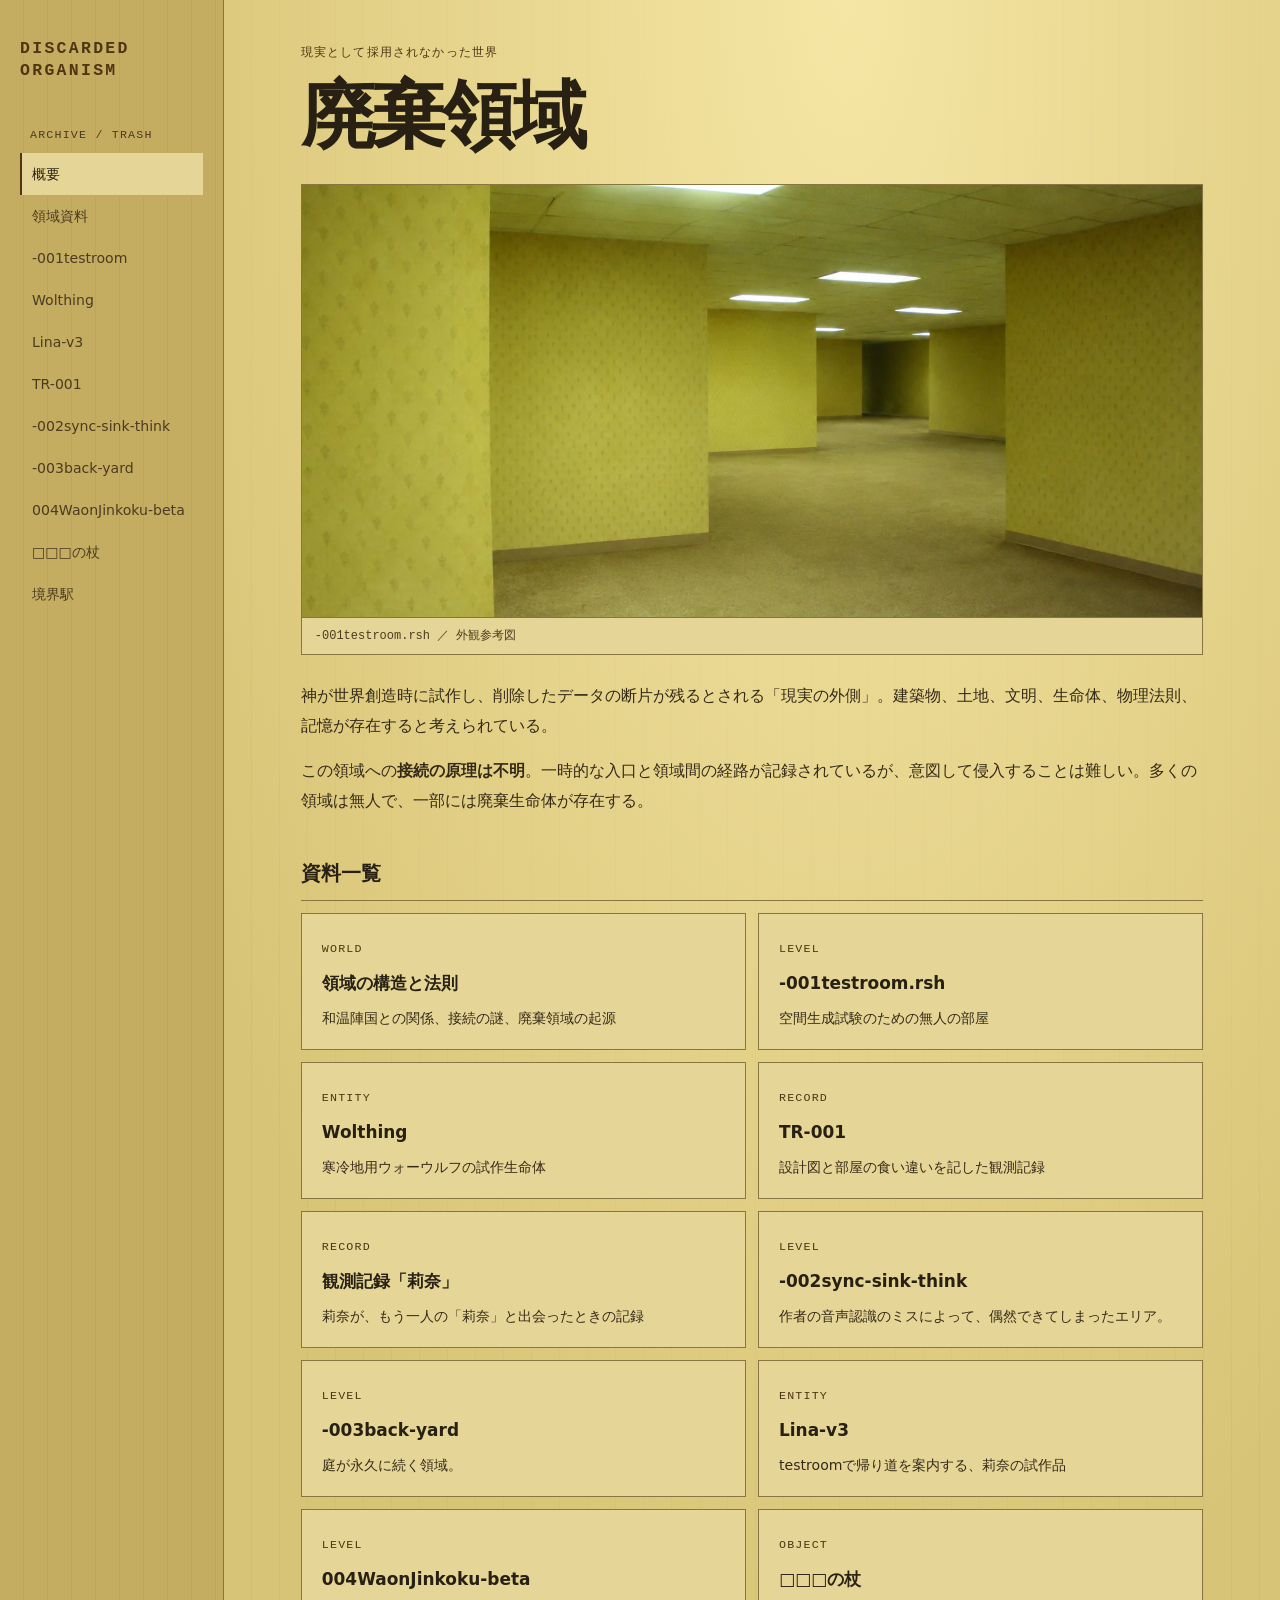
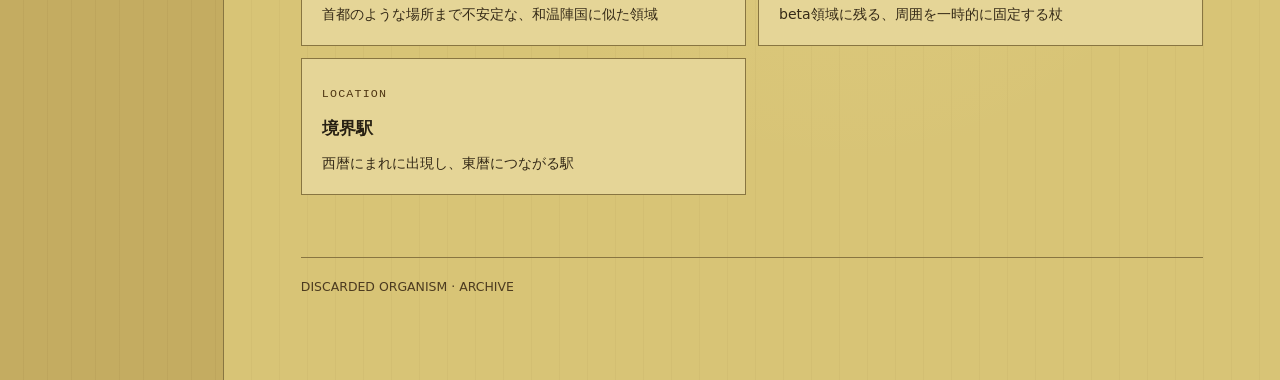
<file: index.html>
<!doctype html>
<html lang="ja">
<head>
<meta charset="utf-8">
<meta name="viewport" content="width=device-width,initial-scale=1">
<meta name="description" content="廃棄領域に関する資料アーカイブ">
<title>廃棄領域 | Discarded Organism</title>
<link rel="stylesheet" href="assets/style.css?v=20261123-beta">
</head>
<body class="home">
<div class="layout">
<aside>
<a class="brand" href="index.html">DISCARDED<br>ORGANISM</a>
<div class="nav-label">ARCHIVE / TRASH</div>
<nav>
<a href="index.html" aria-current="page">概要</a>
<a href="world.html">領域資料</a>
<a href="levels/-001testroom.html">-001testroom</a>
<a href="entities/wolthing.html">Wolthing</a>
<a href="entities/lina-v3.html">Lina-v3</a>
<a href="records/TR-001.html">TR-001</a>
<a href="levels/-002sync-sink-think.html">-002sync-sink-think</a>
<a href="levels/-003back-yard.html">-003back-yard</a>
<a href="levels/004WaonJinkoku-beta.html">004WaonJinkoku-beta</a>
<a href="objects/unnamed-staff.html">□□□の杖</a>
<a href="levels/boundary-station.html">境界駅</a>
</nav>
</aside>
<main>
<div class="eyebrow">現実として採用されなかった世界</div>
<h1>廃棄領域</h1>
<a class="photo-link" href="levels/-001testroom.html">
<figure class="room-photo">
<img src="assets/testroom.webp" alt="黄色い壁紙と蛍光灯に囲まれた、奥まで続く無人の部屋" width="1536" height="1024" fetchpriority="high">
<figcaption>-001testroom.rsh ／ 外観参考図</figcaption>
</figure>
</a>
<p>神が世界創造時に試作し、削除したデータの断片が残るとされる「現実の外側」。建築物、土地、文明、生命体、物理法則、記憶が存在すると考えられている。</p>
<p>この領域への<strong>接続の原理は不明</strong>。一時的な入口と領域間の経路が記録されているが、意図して侵入することは難しい。多くの領域は無人で、一部には廃棄生命体が存在する。</p>
<h2>資料一覧</h2>
<div class="cards">
<a class="card" href="world.html">
<small>WORLD</small>
<h3>領域の構造と法則</h3>
<p>和温陣国との関係、接続の謎、廃棄領域の起源</p>
</a>
<a class="card" href="levels/-001testroom.html">
<small>LEVEL</small>
<h3>-001testroom.rsh</h3>
<p>空間生成試験のための無人の部屋</p>
</a>
<a class="card" href="entities/wolthing.html">
<small>ENTITY</small>
<h3>Wolthing</h3>
<p>寒冷地用ウォーウルフの試作生命体</p>
</a>
<a class="card" href="records/TR-001.html">
<small>RECORD</small>
<h3>TR-001</h3>
<p>設計図と部屋の食い違いを記した観測記録</p>
</a>
<a class="card" href="records/lina.html">
<small>RECORD</small>
<h3>観測記録「莉奈」</h3>
<p>莉奈が、もう一人の「莉奈」と出会ったときの記録</p>
</a>
<a class="card" href="levels/-002sync-sink-think.html">
<small>LEVEL</small>
<h3>-002sync-sink-think</h3>
<p>作者の音声認識のミスによって、偶然できてしまったエリア。</p>
</a>
<a class="card" href="levels/-003back-yard.html">
<small>LEVEL</small>
<h3>-003back-yard</h3>
<p>庭が永久に続く領域。</p>
</a>
<a class="card" href="entities/lina-v3.html">
<small>ENTITY</small>
<h3>Lina-v3</h3>
<p>testroomで帰り道を案内する、莉奈の試作品</p>
</a>
<a class="card" href="levels/004WaonJinkoku-beta.html"><small>LEVEL</small><h3>004WaonJinkoku-beta</h3><p>首都のような場所まで不安定な、和温陣国に似た領域</p></a>
<a class="card" href="objects/unnamed-staff.html"><small>OBJECT</small><h3>□□□の杖</h3><p>beta領域に残る、周囲を一時的に固定する杖</p></a>
<a class="card" href="levels/boundary-station.html">
<small>LOCATION</small>
<h3>境界駅</h3>
<p>西暦にまれに出現し、東暦につながる駅</p>
</a>
</div>
<footer>DISCARDED ORGANISM · ARCHIVE</footer>
</main>
</div>
</body>
</html>
</file>
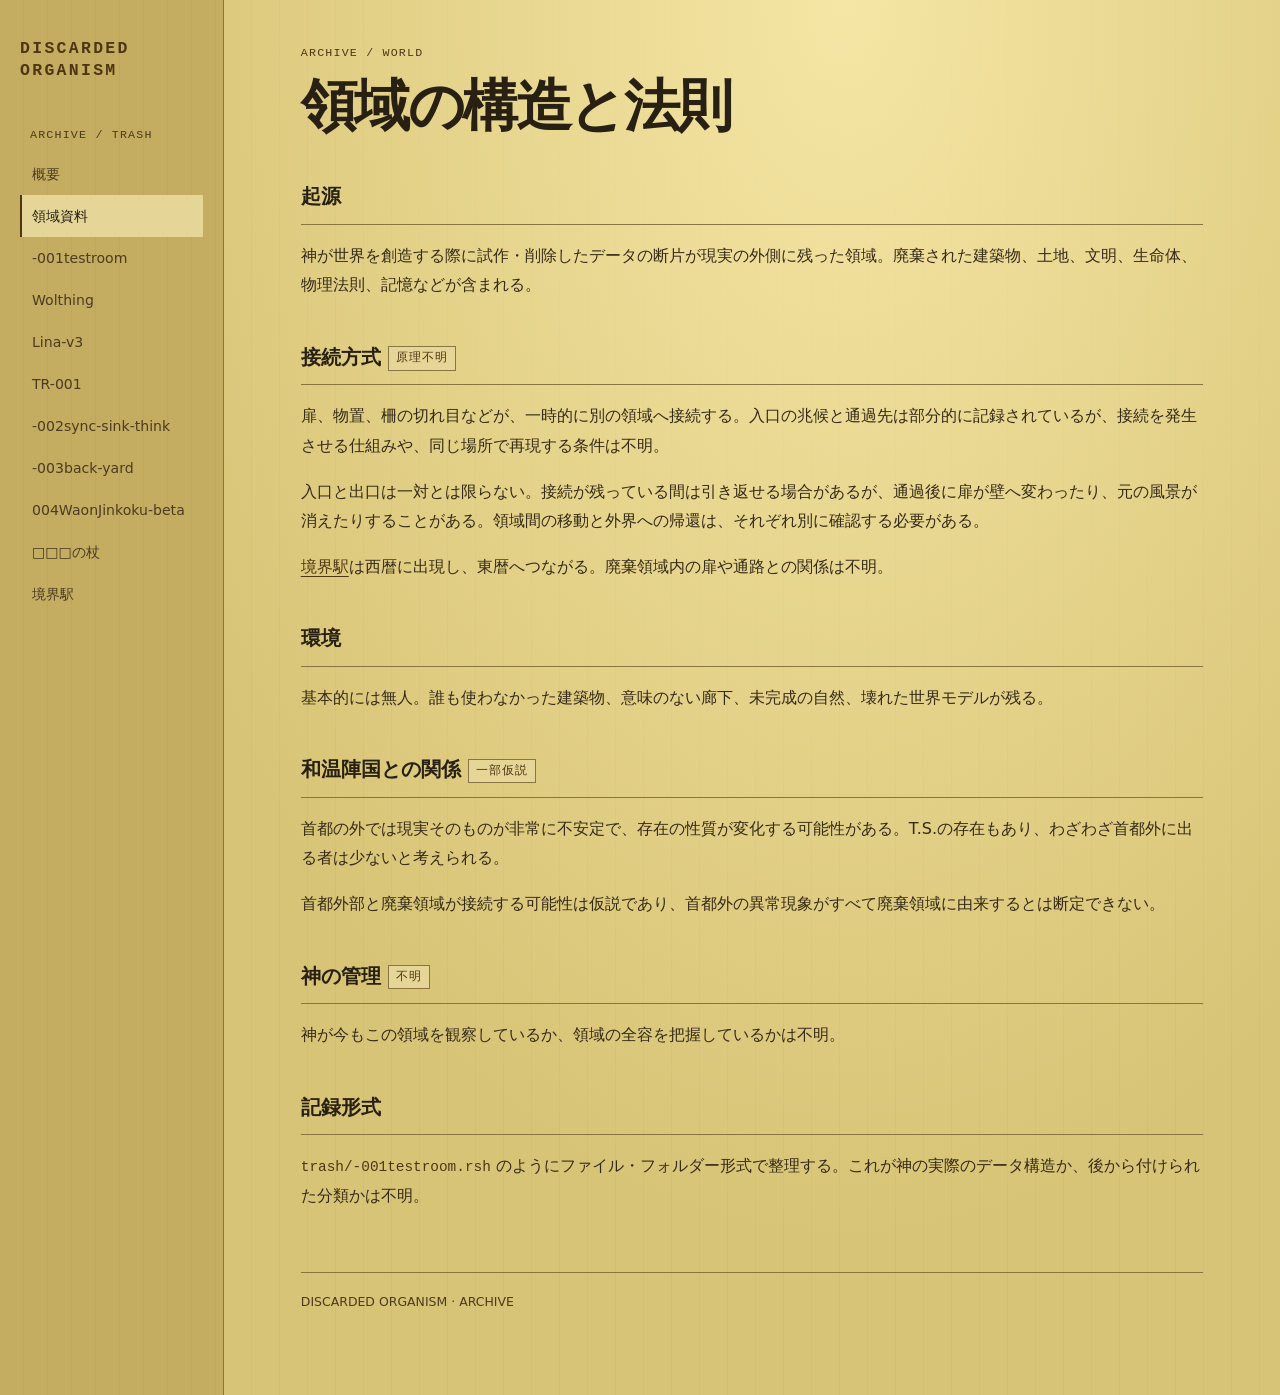
<file: world.html>
<!doctype html><html lang="ja"><head><meta charset="utf-8"><meta name="viewport" content="width=device-width,initial-scale=1"><meta name="description" content="廃棄領域に関する資料アーカイブ"><title>領域の構造と法則 | Discarded Organism</title><link rel="stylesheet" href="assets/style.css?v=20261123-beta"></head><body><div class="layout"><aside><a class="brand" href="index.html">DISCARDED<br>ORGANISM</a><div class="nav-label">ARCHIVE / TRASH</div><nav><a href="index.html">概要</a><a href="world.html" aria-current="page">領域資料</a><a href="levels/-001testroom.html">-001testroom</a><a href="entities/wolthing.html">Wolthing</a>
<a href="entities/lina-v3.html">Lina-v3</a><a href="records/TR-001.html">TR-001</a><a href="levels/-002sync-sink-think.html">-002sync-sink-think</a>
<a href="levels/-003back-yard.html">-003back-yard</a>
<a href="levels/004WaonJinkoku-beta.html">004WaonJinkoku-beta</a>
<a href="objects/unnamed-staff.html">□□□の杖</a>
<a href="levels/boundary-station.html">境界駅</a>
</nav></aside><main><div class="eyebrow">archive / world</div><h1>領域の構造と法則</h1><h2>起源</h2><p>神が世界を創造する際に試作・削除したデータの断片が現実の外側に残った領域。廃棄された建築物、土地、文明、生命体、物理法則、記憶などが含まれる。</p><h2>接続方式 <span class="tag">原理不明</span></h2><p>扉、物置、柵の切れ目などが、一時的に別の領域へ接続する。入口の兆候と通過先は部分的に記録されているが、接続を発生させる仕組みや、同じ場所で再現する条件は不明。</p><p>入口と出口は一対とは限らない。接続が残っている間は引き返せる場合があるが、通過後に扉が壁へ変わったり、元の風景が消えたりすることがある。領域間の移動と外界への帰還は、それぞれ別に確認する必要がある。</p><p><a href="levels/boundary-station.html">境界駅</a>は西暦に出現し、東暦へつながる。廃棄領域内の扉や通路との関係は不明。</p><h2>環境</h2><p>基本的には無人。誰も使わなかった建築物、意味のない廊下、未完成の自然、壊れた世界モデルが残る。</p><h2>和温陣国との関係 <span class="tag">一部仮説</span></h2><p>首都の外では現実そのものが非常に不安定で、存在の性質が変化する可能性がある。T.S.の存在もあり、わざわざ首都外に出る者は少ないと考えられる。</p><p>首都外部と廃棄領域が接続する可能性は仮説であり、首都外の異常現象がすべて廃棄領域に由来するとは断定できない。</p><h2>神の管理 <span class="tag">不明</span></h2><p>神が今もこの領域を観察しているか、領域の全容を把握しているかは不明。</p><h2>記録形式</h2><p><code>trash/-001testroom.rsh</code> のようにファイル・フォルダー形式で整理する。これが神の実際のデータ構造か、後から付けられた分類かは不明。</p><footer>DISCARDED ORGANISM · ARCHIVE</footer></main></div></body></html>
</file>
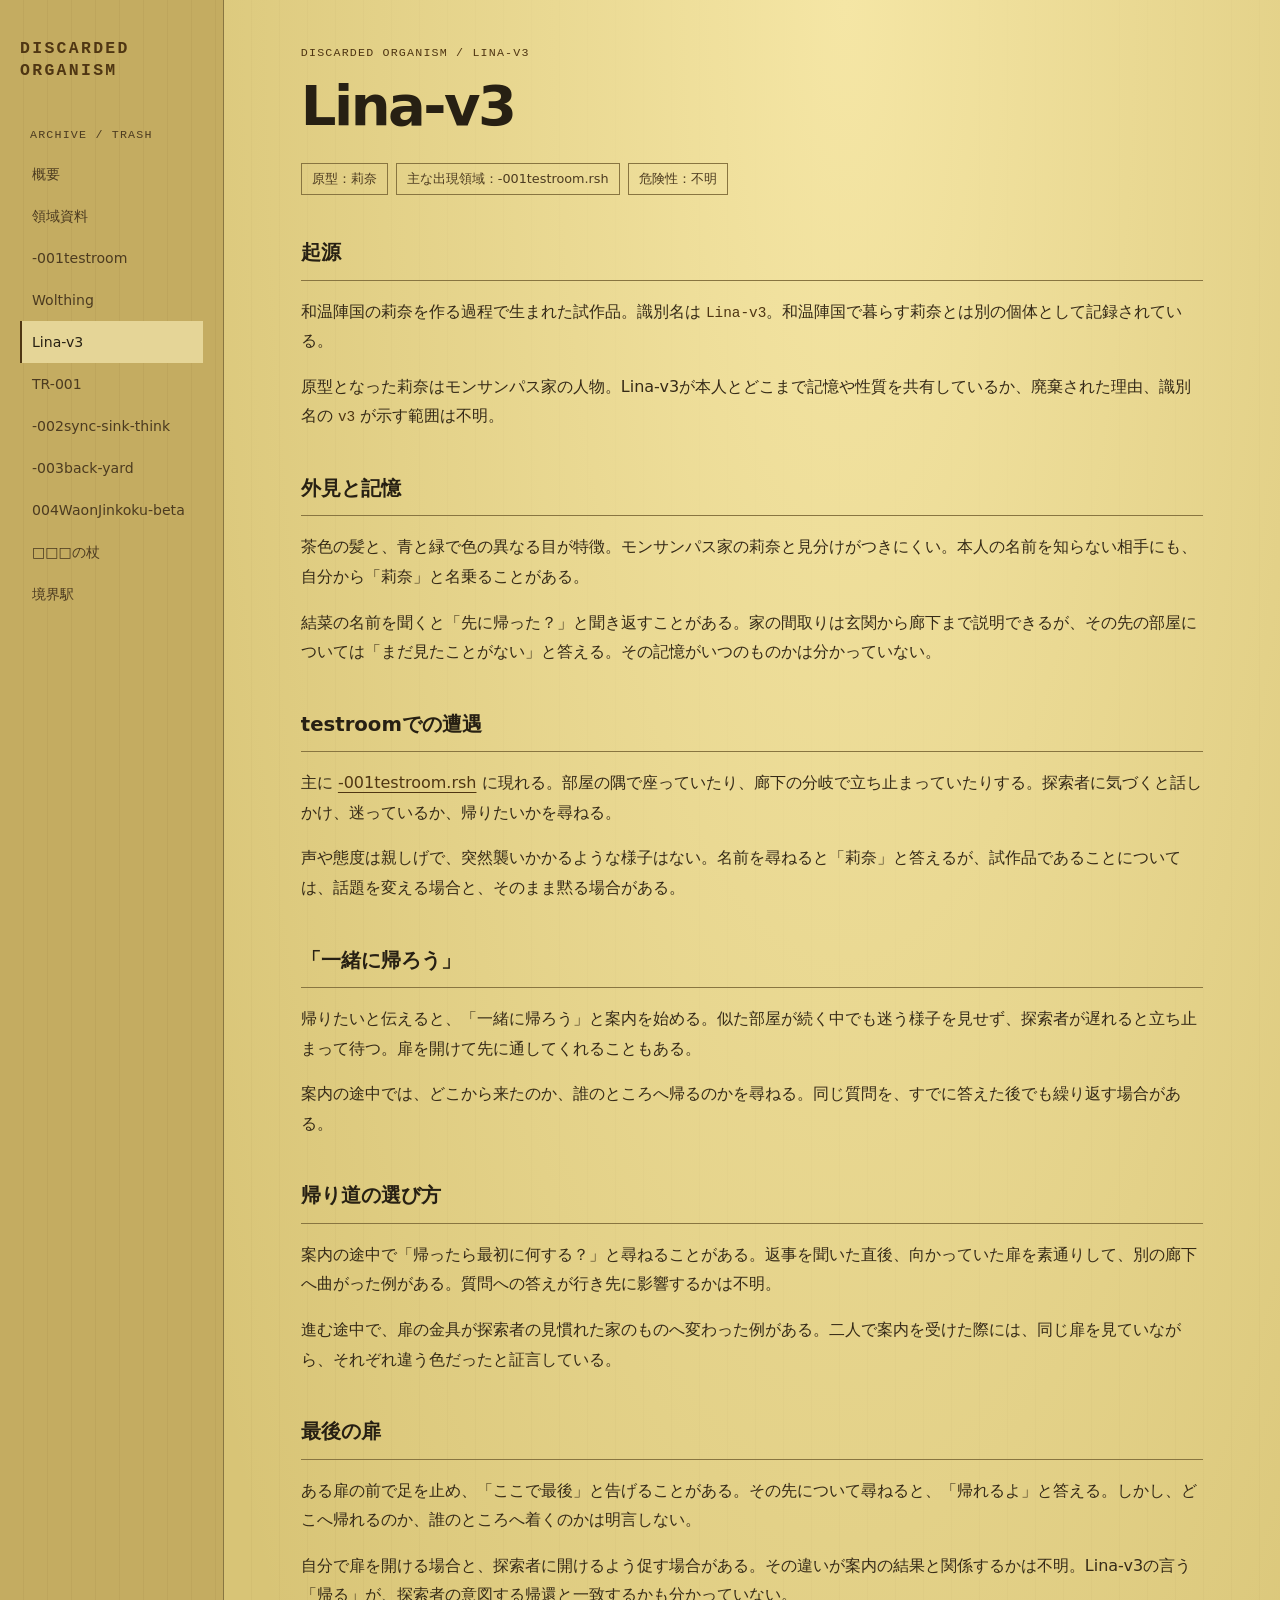
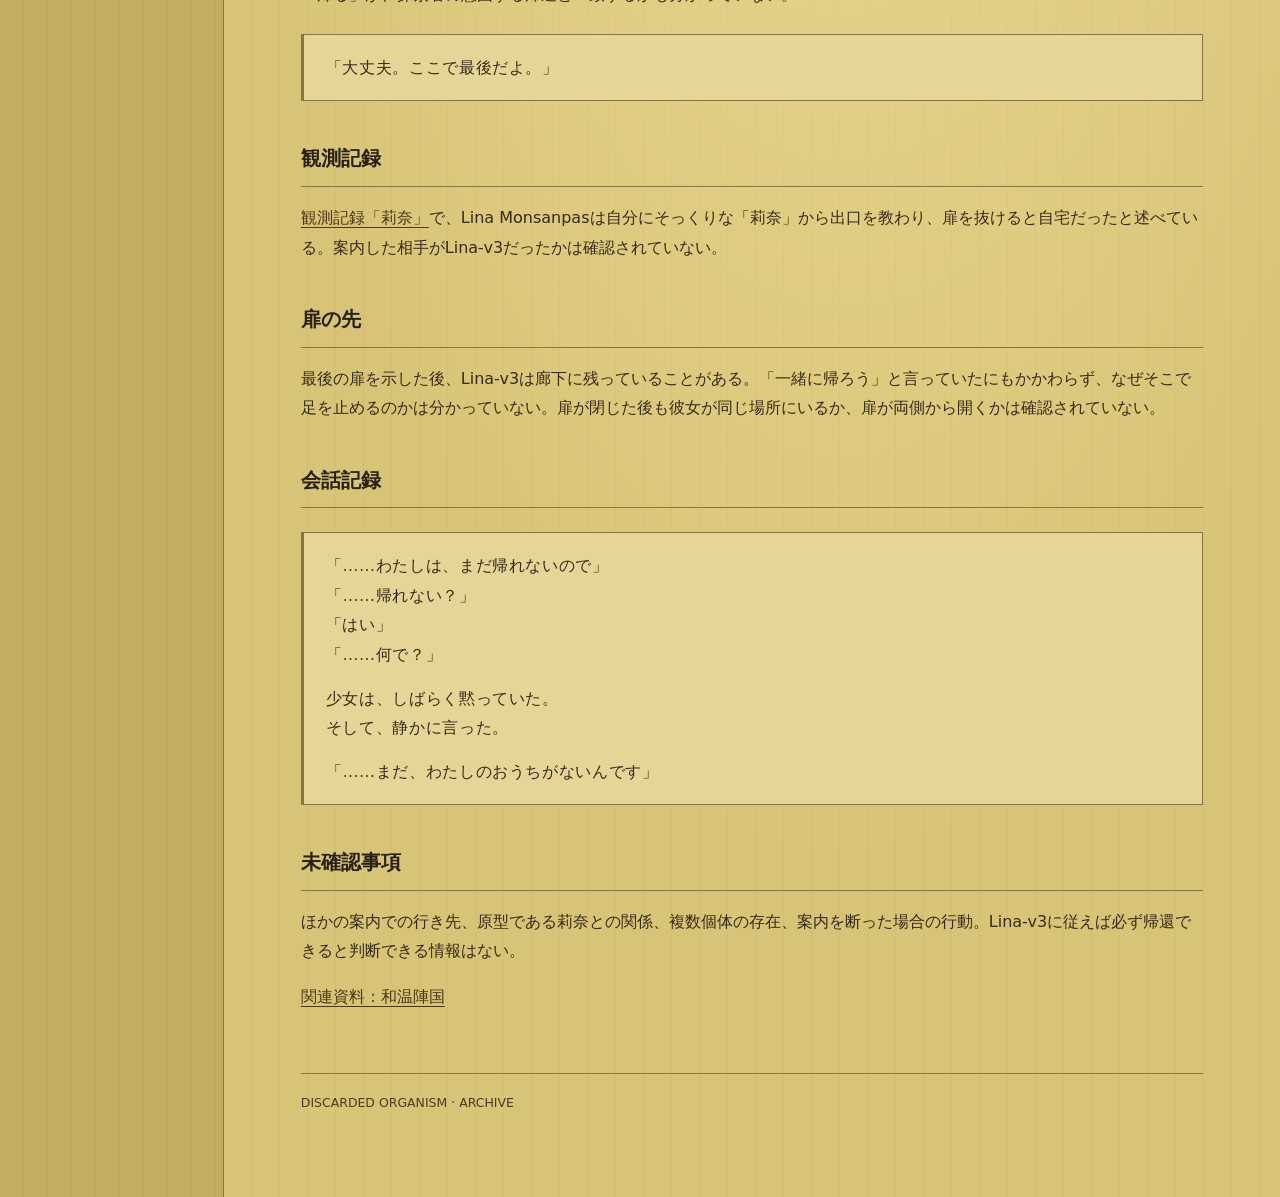
<file: entities/lina-v3.html>
<!doctype html><html lang="ja"><head><meta charset="utf-8"><meta name="viewport" content="width=device-width,initial-scale=1"><meta name="description" content="廃棄領域に関する資料アーカイブ"><title>Lina-v3 | Discarded Organism</title><link rel="stylesheet" href="../assets/style.css?v=20261123-beta"></head><body><div class="layout"><aside><a class="brand" href="../index.html">DISCARDED<br>ORGANISM</a><div class="nav-label">ARCHIVE / TRASH</div><nav><a href="../index.html">概要</a><a href="../world.html">領域資料</a><a href="../levels/-001testroom.html">-001testroom</a><a href="../entities/wolthing.html">Wolthing</a>
<a href="../entities/lina-v3.html" aria-current="page">Lina-v3</a><a href="../records/TR-001.html">TR-001</a><a href="../levels/-002sync-sink-think.html">-002sync-sink-think</a>
<a href="../levels/-003back-yard.html">-003back-yard</a>
<a href="../levels/004WaonJinkoku-beta.html">004WaonJinkoku-beta</a>
<a href="../objects/unnamed-staff.html">□□□の杖</a>
<a href="../levels/boundary-station.html">境界駅</a>
</nav></aside><main>
<div class="eyebrow">discarded organism / lina-v3</div>
<h1>Lina-v3</h1>
<div class="meta">
<span>原型：莉奈</span>
<span>主な出現領域：-001testroom.rsh</span>
<span>危険性：不明</span>
</div>
<h2>起源</h2>
<p>和温陣国の莉奈を作る過程で生まれた試作品。識別名は <code>Lina-v3</code>。和温陣国で暮らす莉奈とは別の個体として記録されている。</p>
<p>原型となった莉奈はモンサンパス家の人物。Lina-v3が本人とどこまで記憶や性質を共有しているか、廃棄された理由、識別名の <code>v3</code> が示す範囲は不明。</p>
<h2>外見と記憶</h2>
<p>茶色の髪と、青と緑で色の異なる目が特徴。モンサンパス家の莉奈と見分けがつきにくい。本人の名前を知らない相手にも、自分から「莉奈」と名乗ることがある。</p>
<p>結菜の名前を聞くと「先に帰った？」と聞き返すことがある。家の間取りは玄関から廊下まで説明できるが、その先の部屋については「まだ見たことがない」と答える。その記憶がいつのものかは分かっていない。</p>
<h2>testroomでの遭遇</h2>
<p>主に <a href="../levels/-001testroom.html">-001testroom.rsh</a> に現れる。部屋の隅で座っていたり、廊下の分岐で立ち止まっていたりする。探索者に気づくと話しかけ、迷っているか、帰りたいかを尋ねる。</p>
<p>声や態度は親しげで、突然襲いかかるような様子はない。名前を尋ねると「莉奈」と答えるが、試作品であることについては、話題を変える場合と、そのまま黙る場合がある。</p>
<h2>「一緒に帰ろう」</h2>
<p>帰りたいと伝えると、「一緒に帰ろう」と案内を始める。似た部屋が続く中でも迷う様子を見せず、探索者が遅れると立ち止まって待つ。扉を開けて先に通してくれることもある。</p>
<p>案内の途中では、どこから来たのか、誰のところへ帰るのかを尋ねる。同じ質問を、すでに答えた後でも繰り返す場合がある。</p>
<h2>帰り道の選び方</h2>
<p>案内の途中で「帰ったら最初に何する？」と尋ねることがある。返事を聞いた直後、向かっていた扉を素通りして、別の廊下へ曲がった例がある。質問への答えが行き先に影響するかは不明。</p>
<p>進む途中で、扉の金具が探索者の見慣れた家のものへ変わった例がある。二人で案内を受けた際には、同じ扉を見ていながら、それぞれ違う色だったと証言している。</p>
<h2>最後の扉</h2>
<p>ある扉の前で足を止め、「ここで最後」と告げることがある。その先について尋ねると、「帰れるよ」と答える。しかし、どこへ帰れるのか、誰のところへ着くのかは明言しない。</p>
<p>自分で扉を開ける場合と、探索者に開けるよう促す場合がある。その違いが案内の結果と関係するかは不明。Lina-v3の言う「帰る」が、探索者の意図する帰還と一致するかも分かっていない。</p>
<div class="transcript"><p>「大丈夫。ここで最後だよ。」</p></div>
<h2>観測記録</h2>
<p><a href="../records/lina.html">観測記録「莉奈」</a>で、Lina Monsanpasは自分にそっくりな「莉奈」から出口を教わり、扉を抜けると自宅だったと述べている。案内した相手がLina-v3だったかは確認されていない。</p>
<h2>扉の先</h2>
<p>最後の扉を示した後、Lina-v3は廊下に残っていることがある。「一緒に帰ろう」と言っていたにもかかわらず、なぜそこで足を止めるのかは分かっていない。扉が閉じた後も彼女が同じ場所にいるか、扉が両側から開くかは確認されていない。</p>
<section id="conversation">
<h2>会話記録</h2>
<div class="transcript">
<p>「……わたしは、まだ帰れないので」<br>
「……帰れない？」<br>
「はい」<br>
「……何で？」</p>
<p>少女は、しばらく黙っていた。<br>
そして、静かに言った。</p>
<p>「……まだ、わたしのおうちがないんです」</p>
</div>
</section>
<h2>未確認事項</h2>
<p>ほかの案内での行き先、原型である莉奈との関係、複数個体の存在、案内を断った場合の行動。Lina-v3に従えば必ず帰還できると判断できる情報はない。</p>
<p><a href="https://ec2045.github.io/Waon-Jinkoku/">関連資料：和温陣国</a></p>
<footer>DISCARDED ORGANISM · ARCHIVE</footer>
</main></div></body></html>
</file>
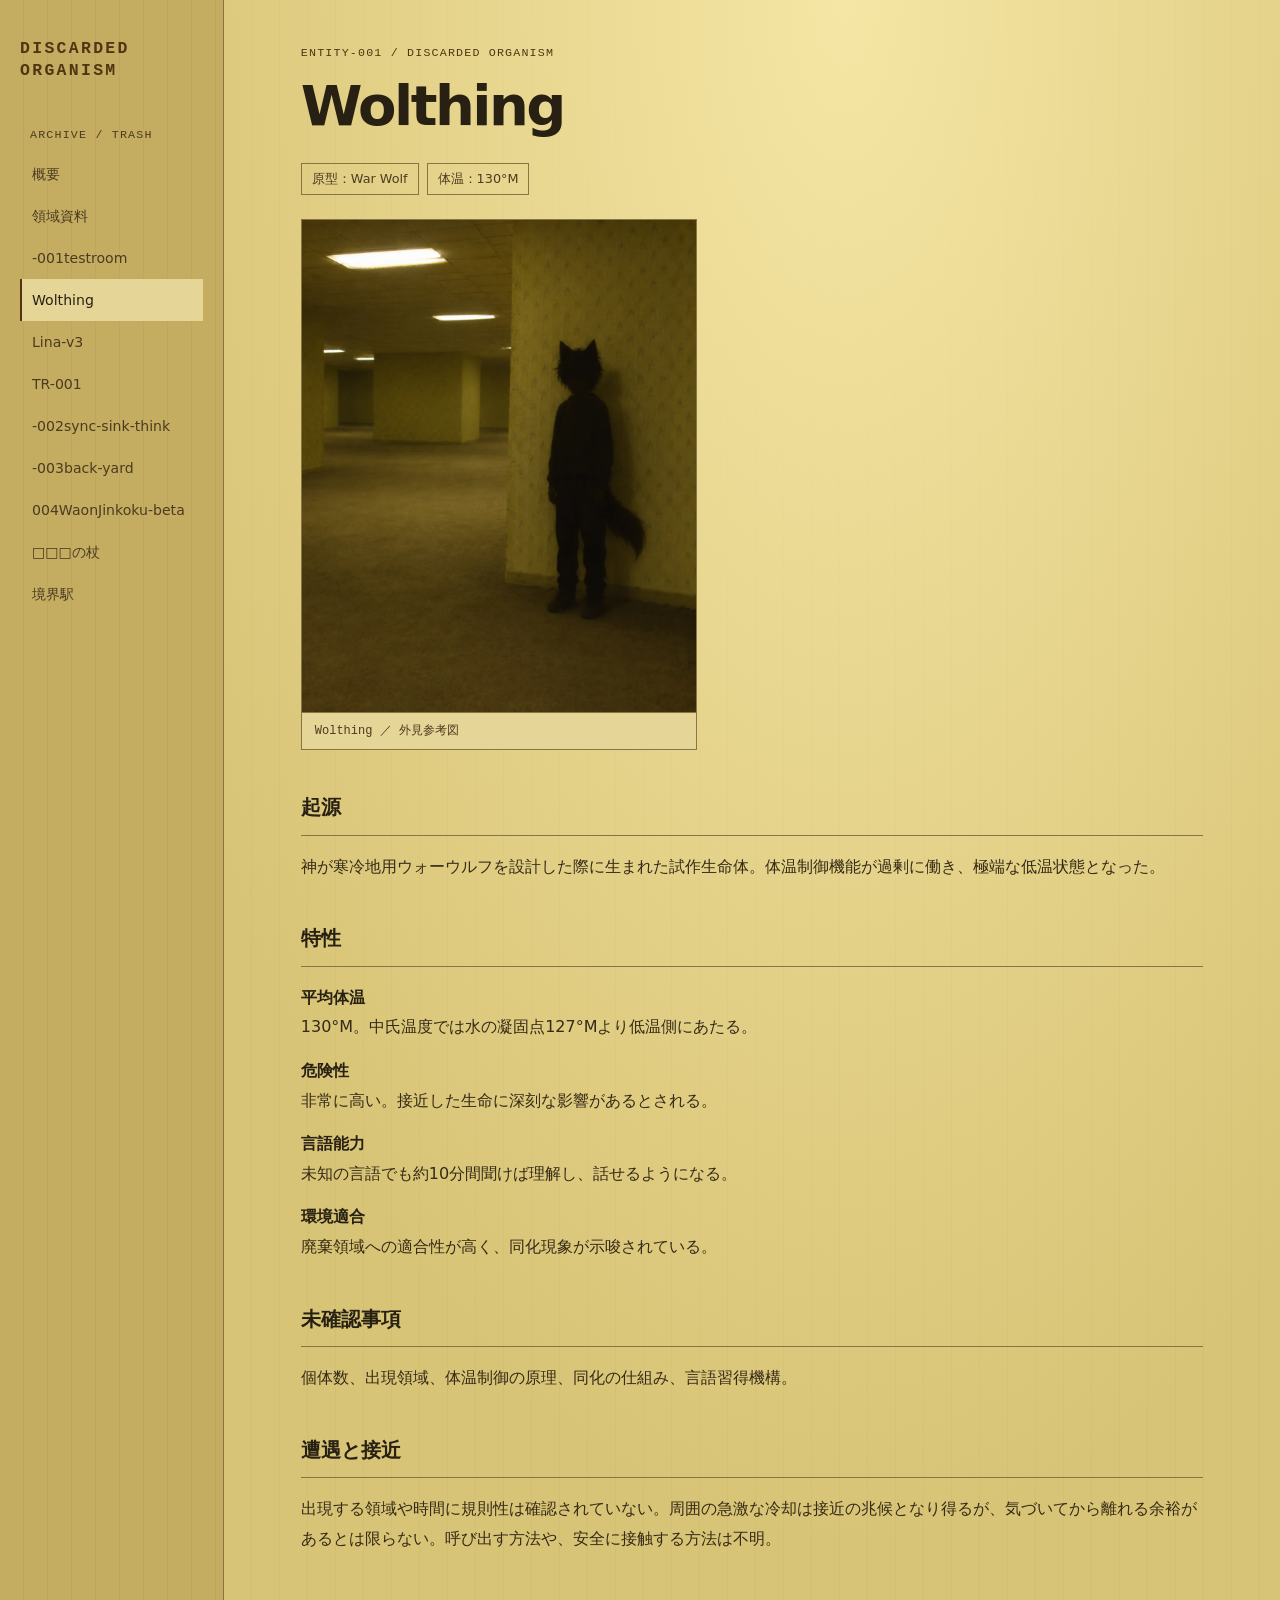
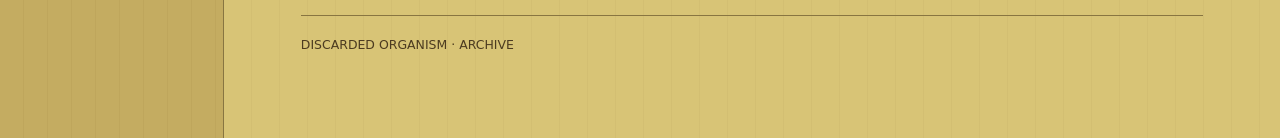
<file: entities/wolthing.html>
<!doctype html><html lang="ja"><head><meta charset="utf-8"><meta name="viewport" content="width=device-width,initial-scale=1"><meta name="description" content="廃棄領域に関する資料アーカイブ"><title>Wolthing | Discarded Organism</title><link rel="stylesheet" href="../assets/style.css?v=20261123-beta"></head><body><div class="layout"><aside><a class="brand" href="../index.html">DISCARDED<br>ORGANISM</a><div class="nav-label">ARCHIVE / TRASH</div><nav><a href="../index.html">概要</a><a href="../world.html">領域資料</a><a href="../levels/-001testroom.html">-001testroom</a><a href="../entities/wolthing.html" aria-current="page">Wolthing</a>
<a href="../entities/lina-v3.html">Lina-v3</a><a href="../records/TR-001.html">TR-001</a><a href="../levels/-002sync-sink-think.html">-002sync-sink-think</a>
<a href="../levels/-003back-yard.html">-003back-yard</a>
<a href="../levels/004WaonJinkoku-beta.html">004WaonJinkoku-beta</a>
<a href="../objects/unnamed-staff.html">□□□の杖</a>
<a href="../levels/boundary-station.html">境界駅</a>
</nav></aside><main><div class="eyebrow">entity-001 / discarded organism</div><h1>Wolthing</h1><div class="meta"><span>原型：War Wolf</span><span>体温：130°M</span></div>
<figure class="room-photo portrait"><img src="../assets/wolthing.webp" width="1122" height="1402" alt="黄色い廊下の壁際に立つ、狼の耳と尻尾を持つWolthingの影"><figcaption>Wolthing ／ 外見参考図</figcaption></figure>
<h2>起源</h2><p>神が寒冷地用ウォーウルフを設計した際に生まれた試作生命体。体温制御機能が過剰に働き、極端な低温状態となった。</p><h2>特性</h2><dl><dt>平均体温</dt><dd>130°M。中氏温度では水の凝固点127°Mより低温側にあたる。</dd><dt>危険性</dt><dd>非常に高い。接近した生命に深刻な影響があるとされる。</dd><dt>言語能力</dt><dd>未知の言語でも約10分間聞けば理解し、話せるようになる。</dd><dt>環境適合</dt><dd>廃棄領域への適合性が高く、同化現象が示唆されている。</dd></dl><h2>未確認事項</h2><p>個体数、出現領域、体温制御の原理、同化の仕組み、言語習得機構。</p><h2>遭遇と接近</h2><p>出現する領域や時間に規則性は確認されていない。周囲の急激な冷却は接近の兆候となり得るが、気づいてから離れる余裕があるとは限らない。呼び出す方法や、安全に接触する方法は不明。</p>
<footer>DISCARDED ORGANISM · ARCHIVE</footer></main></div></body></html>
</file>
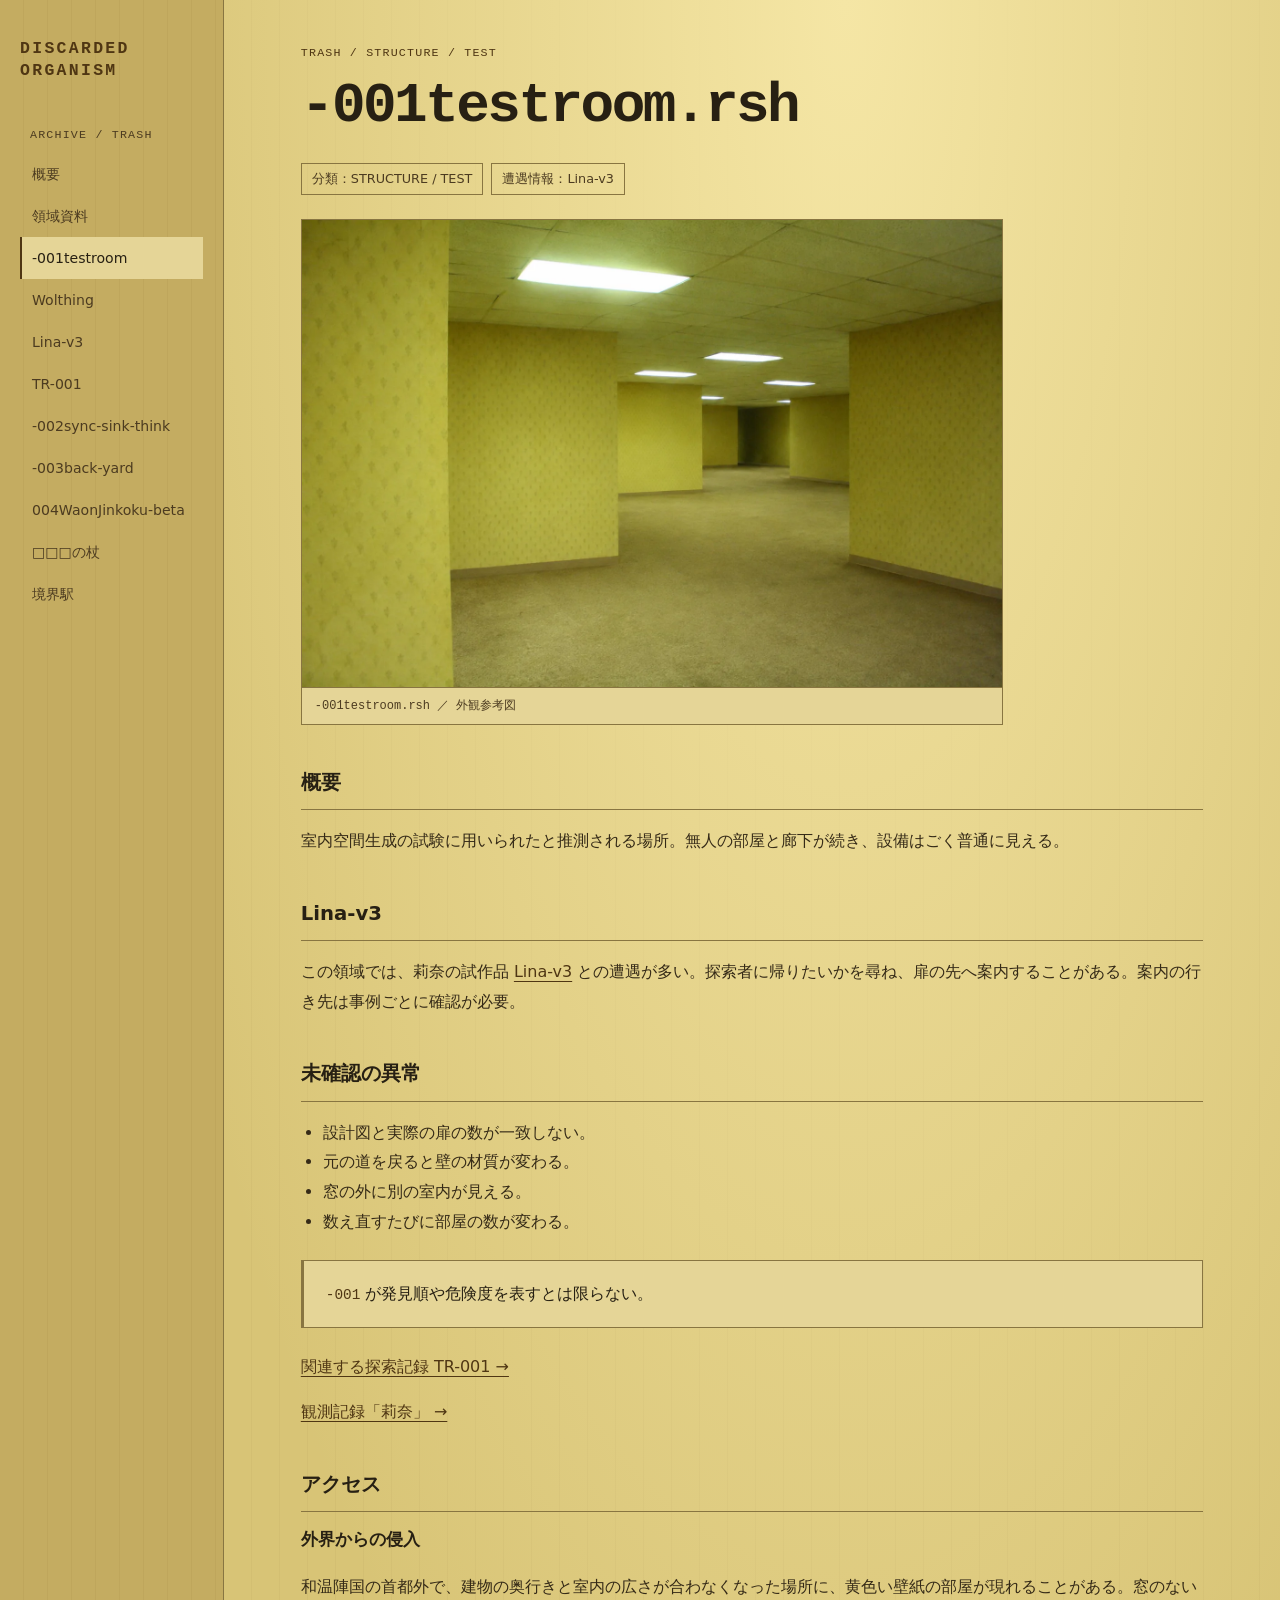
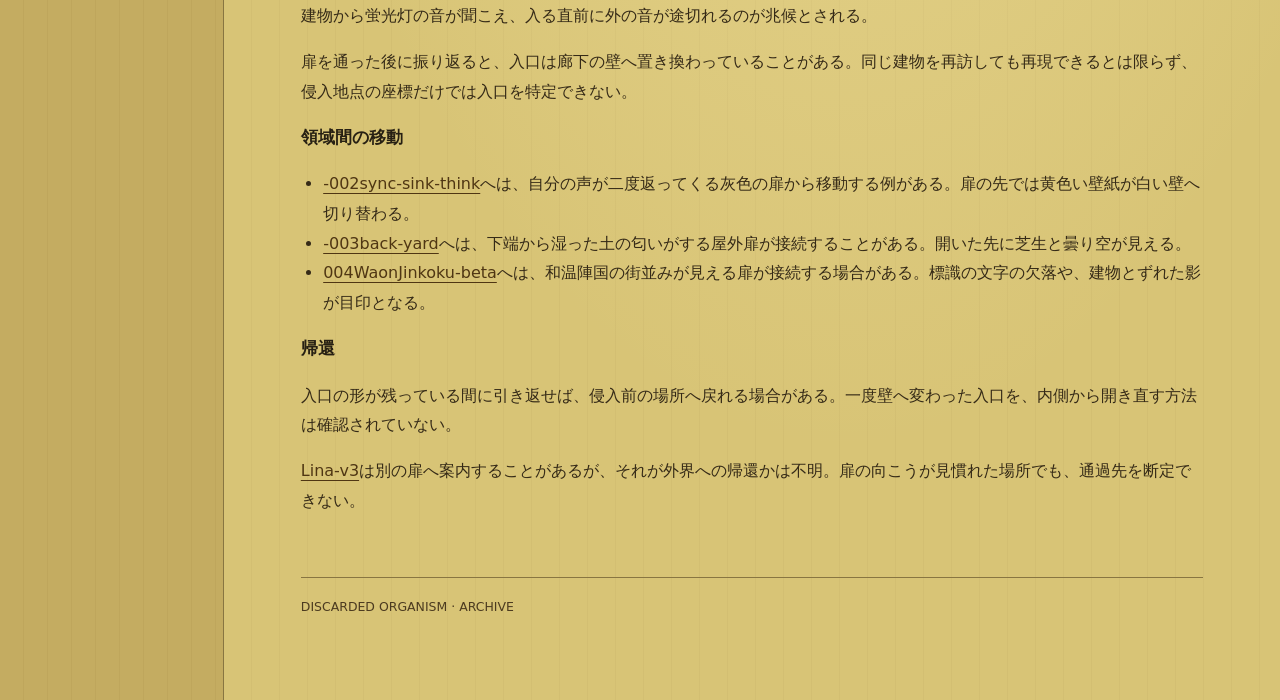
<file: levels/-001testroom.html>
<!doctype html>
<html lang="ja">
<head>
<meta charset="utf-8">
<meta name="viewport" content="width=device-width,initial-scale=1">
<meta name="description" content="廃棄領域に関する資料アーカイブ">
<title>-001testroom.rsh | Discarded Organism</title>
<link rel="stylesheet" href="../assets/style.css?v=20261123-beta">
</head>
<body class="testroom">
<div class="layout">
<aside>
<a class="brand" href="../index.html">DISCARDED<br>ORGANISM</a>
<div class="nav-label">ARCHIVE / TRASH</div>
<nav>
<a href="../index.html">概要</a>
<a href="../world.html">領域資料</a>
<a href="../levels/-001testroom.html" aria-current="page">-001testroom</a>
<a href="../entities/wolthing.html">Wolthing</a>
<a href="../entities/lina-v3.html">Lina-v3</a>
<a href="../records/TR-001.html">TR-001</a>
<a href="../levels/-002sync-sink-think.html">-002sync-sink-think</a>
<a href="../levels/-003back-yard.html">-003back-yard</a>
<a href="../levels/004WaonJinkoku-beta.html">004WaonJinkoku-beta</a>
<a href="../objects/unnamed-staff.html">□□□の杖</a>
<a href="../levels/boundary-station.html">境界駅</a>
</nav>
</aside>
<main>
<div class="eyebrow">trash / structure / test</div>
<h1>-001testroom.rsh</h1>
<div class="meta">
<span>分類：STRUCTURE / TEST</span>
<span>遭遇情報：Lina-v3</span>
</div>
<figure class="room-photo">
<img src="../assets/testroom.webp" alt="黄色い壁紙と蛍光灯に囲まれた、奥まで続く無人の部屋" width="1536" height="1024" fetchpriority="high">
<figcaption>-001testroom.rsh ／ 外観参考図</figcaption>
</figure>
<h2>概要</h2>
<p>室内空間生成の試験に用いられたと推測される場所。無人の部屋と廊下が続き、設備はごく普通に見える。</p>
<h2>Lina-v3</h2>
<p>この領域では、莉奈の試作品 <a href="../entities/lina-v3.html">Lina-v3</a> との遭遇が多い。探索者に帰りたいかを尋ね、扉の先へ案内することがある。案内の行き先は事例ごとに確認が必要。</p>
<h2>未確認の異常
</h2>
<ul>
<li>設計図と実際の扉の数が一致しない。</li>
<li>元の道を戻ると壁の材質が変わる。</li>
<li>窓の外に別の室内が見える。</li>
<li>数え直すたびに部屋の数が変わる。</li>
</ul>
<div class="notice"><code>-001</code> が発見順や危険度を表すとは限らない。</div>
<p>
<a href="../records/TR-001.html">関連する探索記録 TR-001 →</a>
</p>
<p><a href="../records/lina.html">観測記録「莉奈」 →</a>
</p>
<section id="access">
<h2>アクセス</h2>
<h3>外界からの侵入</h3>
<p>和温陣国の首都外で、建物の奥行きと室内の広さが合わなくなった場所に、黄色い壁紙の部屋が現れることがある。窓のない建物から蛍光灯の音が聞こえ、入る直前に外の音が途切れるのが兆候とされる。</p>
<p>扉を通った後に振り返ると、入口は廊下の壁へ置き換わっていることがある。同じ建物を再訪しても再現できるとは限らず、侵入地点の座標だけでは入口を特定できない。</p>
<h3>領域間の移動</h3>
<ul>
<li><a href="-002sync-sink-think.html">-002sync-sink-think</a>へは、自分の声が二度返ってくる灰色の扉から移動する例がある。扉の先では黄色い壁紙が白い壁へ切り替わる。</li>
<li><a href="-003back-yard.html">-003back-yard</a>へは、下端から湿った土の匂いがする屋外扉が接続することがある。開いた先に芝生と曇り空が見える。</li>
<li><a href="004WaonJinkoku-beta.html">004WaonJinkoku-beta</a>へは、和温陣国の街並みが見える扉が接続する場合がある。標識の文字の欠落や、建物とずれた影が目印となる。</li>
</ul>
<h3>帰還</h3>
<p>入口の形が残っている間に引き返せば、侵入前の場所へ戻れる場合がある。一度壁へ変わった入口を、内側から開き直す方法は確認されていない。</p>
<p><a href="../entities/lina-v3.html">Lina-v3</a>は別の扉へ案内することがあるが、それが外界への帰還かは不明。扉の向こうが見慣れた場所でも、通過先を断定できない。</p>
</section>
<footer>DISCARDED ORGANISM · ARCHIVE</footer>
</main>
</div>
</body>
</html>
</file>
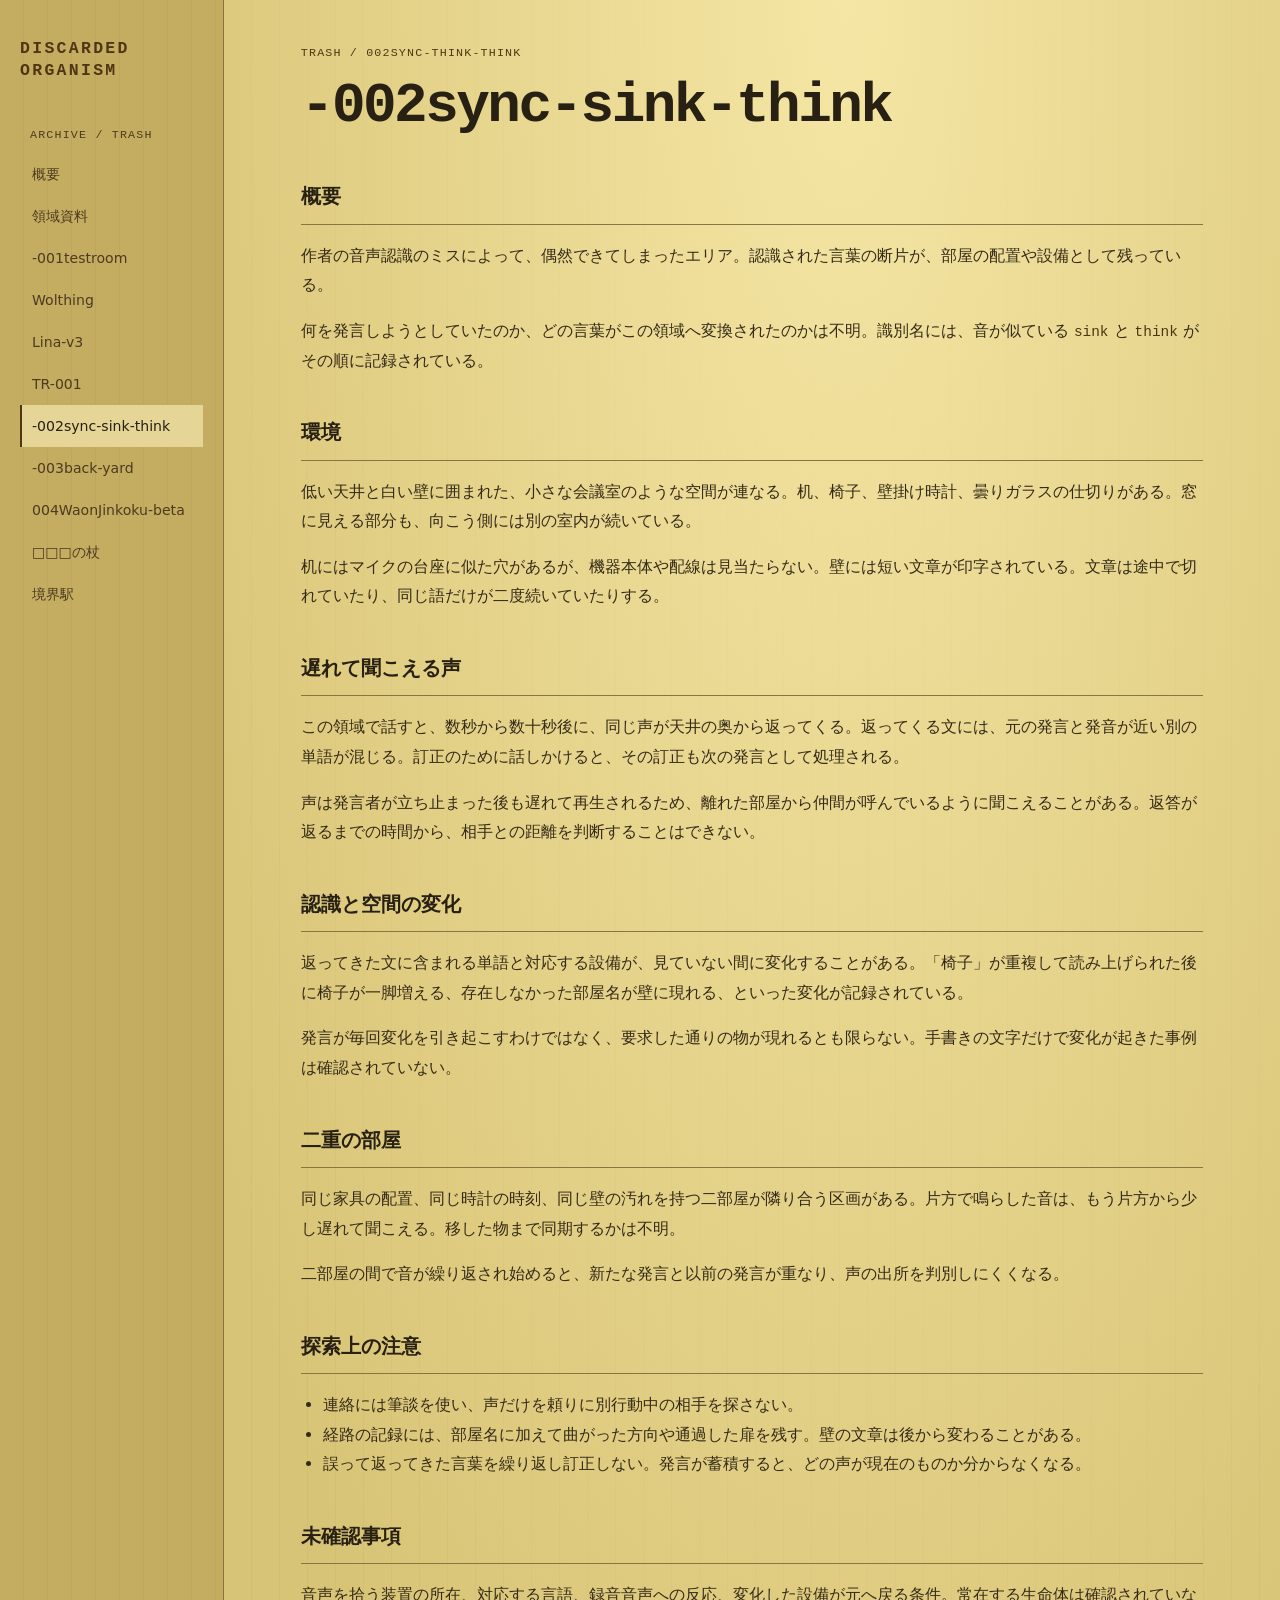
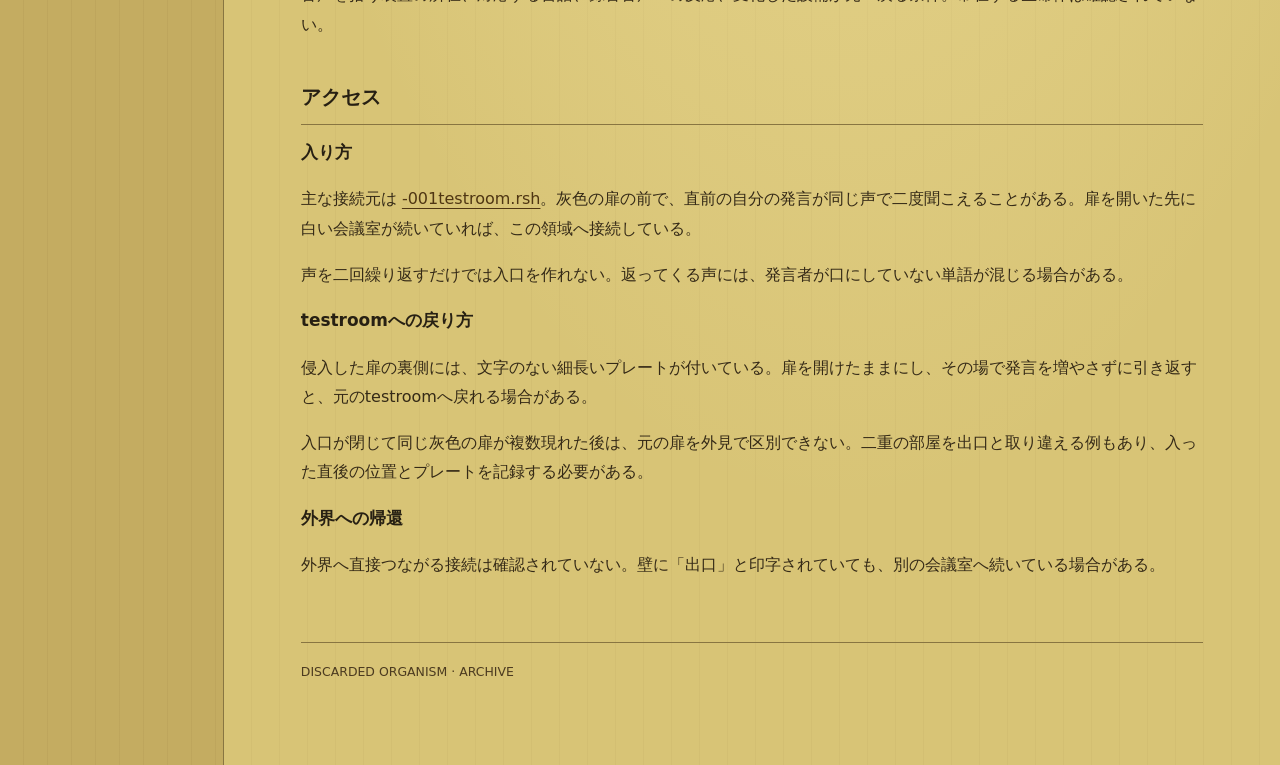
<file: levels/-002sync-sink-think.html>
<!doctype html>
<html lang="ja">
<head>
<meta charset="utf-8">
<meta name="viewport" content="width=device-width,initial-scale=1">
<meta name="description" content="廃棄領域に関する資料アーカイブ">
<title>-002sync-sink-think | Discarded Organism</title>
<link rel="stylesheet" href="../assets/style.css?v=20261123-beta">
</head>
<body class="testroom">
<div class="layout">
<aside>
<a class="brand" href="../index.html">DISCARDED<br>ORGANISM</a>
<div class="nav-label">ARCHIVE / TRASH</div>
<nav>
<a href="../index.html">概要</a>
<a href="../world.html">領域資料</a>
<a href="../levels/-001testroom.html">-001testroom</a>
<a href="../entities/wolthing.html">Wolthing</a>
<a href="../entities/lina-v3.html">Lina-v3</a>
<a href="../records/TR-001.html">TR-001</a>
<a href="../levels/-002sync-sink-think.html" aria-current="page">-002sync-sink-think</a>
<a href="../levels/-003back-yard.html">-003back-yard</a>
<a href="../levels/004WaonJinkoku-beta.html">004WaonJinkoku-beta</a>
<a href="../objects/unnamed-staff.html">□□□の杖</a>
<a href="../levels/boundary-station.html">境界駅</a>
</nav>
</aside>
<main>
<div class="eyebrow">trash / 002sync-think-think</div>
<h1>-002sync-sink-think</h1>
<h2>概要</h2>
<p>作者の音声認識のミスによって、偶然できてしまったエリア。認識された言葉の断片が、部屋の配置や設備として残っている。</p>
<p>何を発言しようとしていたのか、どの言葉がこの領域へ変換されたのかは不明。識別名には、音が似ている <code>sink</code> と <code>think</code> がその順に記録されている。</p>
<h2>環境</h2>
<p>低い天井と白い壁に囲まれた、小さな会議室のような空間が連なる。机、椅子、壁掛け時計、曇りガラスの仕切りがある。窓に見える部分も、向こう側には別の室内が続いている。</p>
<p>机にはマイクの台座に似た穴があるが、機器本体や配線は見当たらない。壁には短い文章が印字されている。文章は途中で切れていたり、同じ語だけが二度続いていたりする。</p>
<h2>遅れて聞こえる声</h2>
<p>この領域で話すと、数秒から数十秒後に、同じ声が天井の奥から返ってくる。返ってくる文には、元の発言と発音が近い別の単語が混じる。訂正のために話しかけると、その訂正も次の発言として処理される。</p>
<p>声は発言者が立ち止まった後も遅れて再生されるため、離れた部屋から仲間が呼んでいるように聞こえることがある。返答が返るまでの時間から、相手との距離を判断することはできない。</p>
<h2>認識と空間の変化</h2>
<p>返ってきた文に含まれる単語と対応する設備が、見ていない間に変化することがある。「椅子」が重複して読み上げられた後に椅子が一脚増える、存在しなかった部屋名が壁に現れる、といった変化が記録されている。</p>
<p>発言が毎回変化を引き起こすわけではなく、要求した通りの物が現れるとも限らない。手書きの文字だけで変化が起きた事例は確認されていない。</p>
<h2>二重の部屋</h2>
<p>同じ家具の配置、同じ時計の時刻、同じ壁の汚れを持つ二部屋が隣り合う区画がある。片方で鳴らした音は、もう片方から少し遅れて聞こえる。移した物まで同期するかは不明。</p>
<p>二部屋の間で音が繰り返され始めると、新たな発言と以前の発言が重なり、声の出所を判別しにくくなる。</p>
<h2>探索上の注意</h2>
<ul>
<li>連絡には筆談を使い、声だけを頼りに別行動中の相手を探さない。</li>
<li>経路の記録には、部屋名に加えて曲がった方向や通過した扉を残す。壁の文章は後から変わることがある。</li>
<li>誤って返ってきた言葉を繰り返し訂正しない。発言が蓄積すると、どの声が現在のものか分からなくなる。</li>
</ul>
<h2>未確認事項</h2>
<p>音声を拾う装置の所在、対応する言語、録音音声への反応、変化した設備が元へ戻る条件。常在する生命体は確認されていない。</p>

<section id="access">
<h2>アクセス</h2>
<h3>入り方</h3>
<p>主な接続元は <a href="-001testroom.html">-001testroom.rsh</a>。灰色の扉の前で、直前の自分の発言が同じ声で二度聞こえることがある。扉を開いた先に白い会議室が続いていれば、この領域へ接続している。</p>
<p>声を二回繰り返すだけでは入口を作れない。返ってくる声には、発言者が口にしていない単語が混じる場合がある。</p>
<h3>testroomへの戻り方</h3>
<p>侵入した扉の裏側には、文字のない細長いプレートが付いている。扉を開けたままにし、その場で発言を増やさずに引き返すと、元のtestroomへ戻れる場合がある。</p>
<p>入口が閉じて同じ灰色の扉が複数現れた後は、元の扉を外見で区別できない。二重の部屋を出口と取り違える例もあり、入った直後の位置とプレートを記録する必要がある。</p>
<h3>外界への帰還</h3>
<p>外界へ直接つながる接続は確認されていない。壁に「出口」と印字されていても、別の会議室へ続いている場合がある。</p>
</section>
<footer>DISCARDED ORGANISM · ARCHIVE</footer>
</main>
</div>
</body>
</html>
</file>
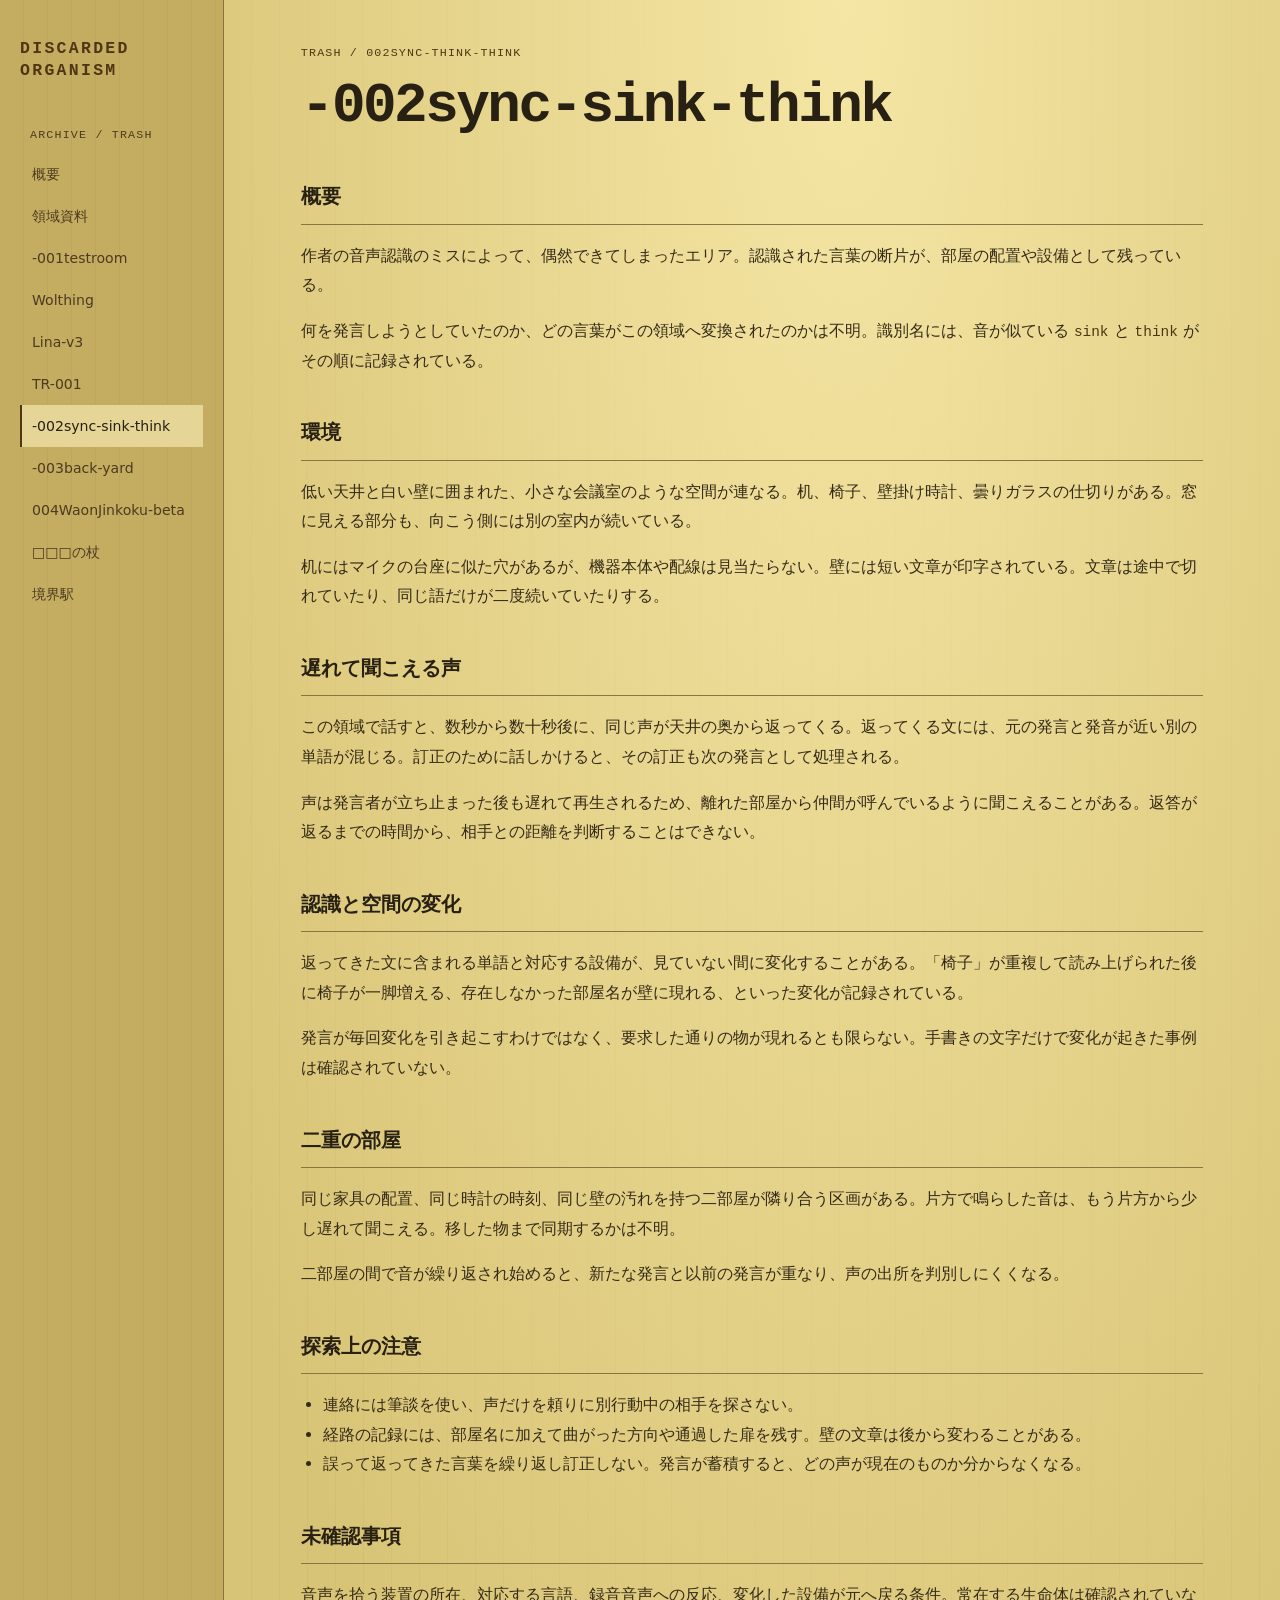
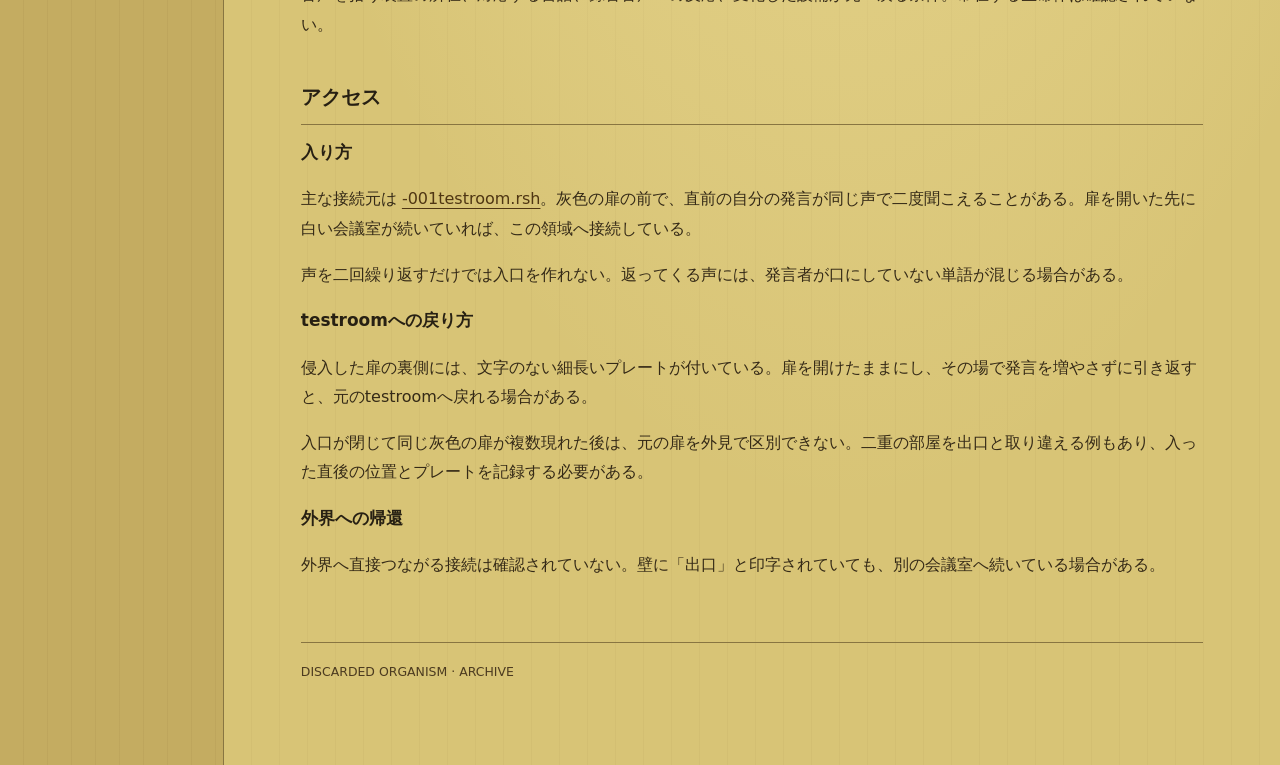
<file: levels/-002sync-think-think.html>
<!doctype html>
<html lang="ja">
<head>
<meta charset="utf-8">
<meta name="viewport" content="width=device-width,initial-scale=1">
<meta http-equiv="refresh" content="0; url=./-002sync-sink-think.html">
<link rel="canonical" href="./-002sync-sink-think.html">
<title>-002sync-sink-think | Discarded Organism</title>
</head>
<body><p><a href="./-002sync-sink-think.html">-002sync-sink-think を開く</a></p></body>
</html>
</file>
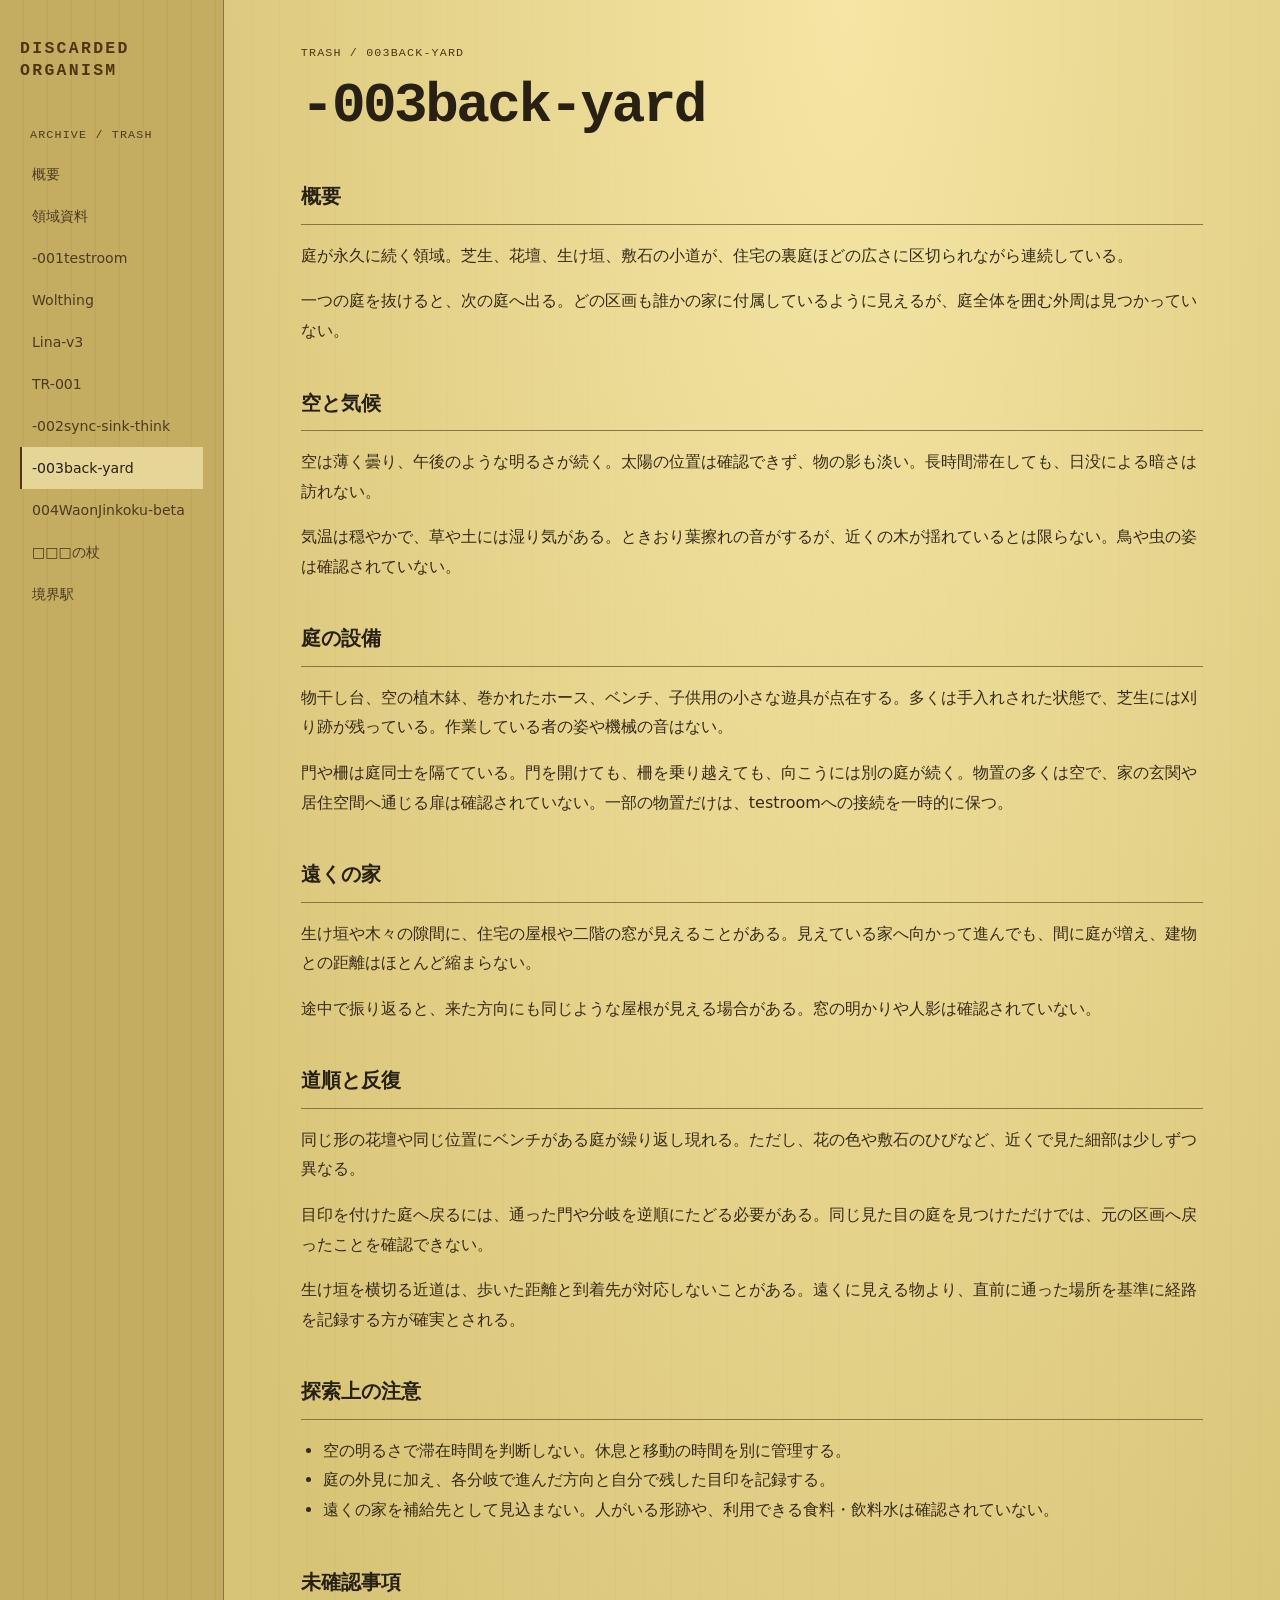
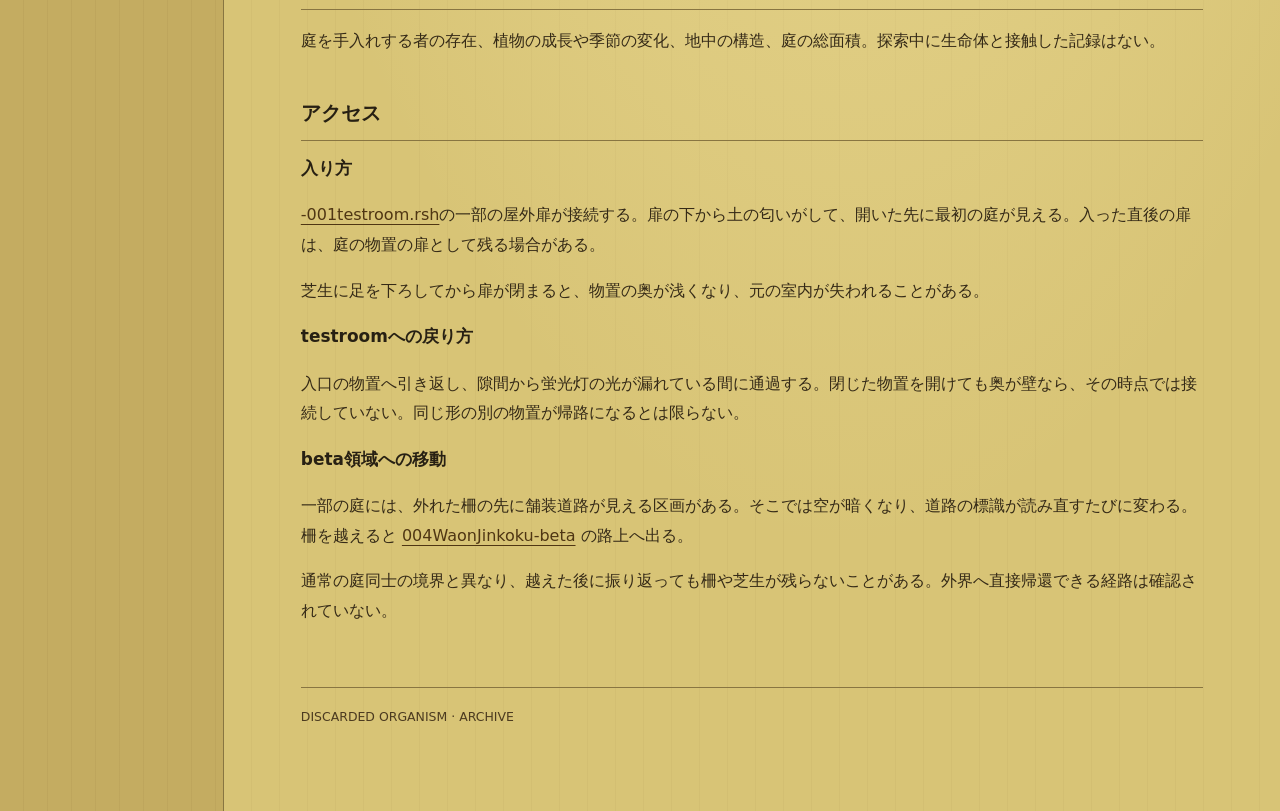
<file: levels/-003back-yard.html>
<!doctype html>
<html lang="ja">
<head>
<meta charset="utf-8">
<meta name="viewport" content="width=device-width,initial-scale=1">
<meta name="description" content="廃棄領域に関する資料アーカイブ">
<title>-003back-yard | Discarded Organism</title>
<link rel="stylesheet" href="../assets/style.css?v=20261123-beta">
</head>
<body class="testroom">
<div class="layout">
<aside>
<a class="brand" href="../index.html">DISCARDED<br>ORGANISM</a>
<div class="nav-label">ARCHIVE / TRASH</div>
<nav>
<a href="../index.html">概要</a>
<a href="../world.html">領域資料</a>
<a href="../levels/-001testroom.html">-001testroom</a>
<a href="../entities/wolthing.html">Wolthing</a>
<a href="../entities/lina-v3.html">Lina-v3</a>
<a href="../records/TR-001.html">TR-001</a>
<a href="../levels/-002sync-sink-think.html">-002sync-sink-think</a>
<a href="../levels/-003back-yard.html" aria-current="page">-003back-yard</a>
<a href="../levels/004WaonJinkoku-beta.html">004WaonJinkoku-beta</a>
<a href="../objects/unnamed-staff.html">□□□の杖</a>
<a href="../levels/boundary-station.html">境界駅</a>
</nav>
</aside>
<main>
<div class="eyebrow">trash / 003back-yard</div>
<h1>-003back-yard</h1>
<h2>概要</h2>
<p>庭が永久に続く領域。芝生、花壇、生け垣、敷石の小道が、住宅の裏庭ほどの広さに区切られながら連続している。</p>
<p>一つの庭を抜けると、次の庭へ出る。どの区画も誰かの家に付属しているように見えるが、庭全体を囲む外周は見つかっていない。</p>
<h2>空と気候</h2>
<p>空は薄く曇り、午後のような明るさが続く。太陽の位置は確認できず、物の影も淡い。長時間滞在しても、日没による暗さは訪れない。</p>
<p>気温は穏やかで、草や土には湿り気がある。ときおり葉擦れの音がするが、近くの木が揺れているとは限らない。鳥や虫の姿は確認されていない。</p>
<h2>庭の設備</h2>
<p>物干し台、空の植木鉢、巻かれたホース、ベンチ、子供用の小さな遊具が点在する。多くは手入れされた状態で、芝生には刈り跡が残っている。作業している者の姿や機械の音はない。</p>
<p>門や柵は庭同士を隔てている。門を開けても、柵を乗り越えても、向こうには別の庭が続く。物置の多くは空で、家の玄関や居住空間へ通じる扉は確認されていない。一部の物置だけは、testroomへの接続を一時的に保つ。</p>
<h2>遠くの家</h2>
<p>生け垣や木々の隙間に、住宅の屋根や二階の窓が見えることがある。見えている家へ向かって進んでも、間に庭が増え、建物との距離はほとんど縮まらない。</p>
<p>途中で振り返ると、来た方向にも同じような屋根が見える場合がある。窓の明かりや人影は確認されていない。</p>
<h2>道順と反復</h2>
<p>同じ形の花壇や同じ位置にベンチがある庭が繰り返し現れる。ただし、花の色や敷石のひびなど、近くで見た細部は少しずつ異なる。</p>
<p>目印を付けた庭へ戻るには、通った門や分岐を逆順にたどる必要がある。同じ見た目の庭を見つけただけでは、元の区画へ戻ったことを確認できない。</p>
<p>生け垣を横切る近道は、歩いた距離と到着先が対応しないことがある。遠くに見える物より、直前に通った場所を基準に経路を記録する方が確実とされる。</p>
<h2>探索上の注意</h2>
<ul>
<li>空の明るさで滞在時間を判断しない。休息と移動の時間を別に管理する。</li>
<li>庭の外見に加え、各分岐で進んだ方向と自分で残した目印を記録する。</li>
<li>遠くの家を補給先として見込まない。人がいる形跡や、利用できる食料・飲料水は確認されていない。</li>
</ul>
<h2>未確認事項</h2>
<p>庭を手入れする者の存在、植物の成長や季節の変化、地中の構造、庭の総面積。探索中に生命体と接触した記録はない。</p>

<section id="access">
<h2>アクセス</h2>
<h3>入り方</h3>
<p><a href="-001testroom.html">-001testroom.rsh</a>の一部の屋外扉が接続する。扉の下から土の匂いがして、開いた先に最初の庭が見える。入った直後の扉は、庭の物置の扉として残る場合がある。</p>
<p>芝生に足を下ろしてから扉が閉まると、物置の奥が浅くなり、元の室内が失われることがある。</p>
<h3>testroomへの戻り方</h3>
<p>入口の物置へ引き返し、隙間から蛍光灯の光が漏れている間に通過する。閉じた物置を開けても奥が壁なら、その時点では接続していない。同じ形の別の物置が帰路になるとは限らない。</p>
<h3>beta領域への移動</h3>
<p>一部の庭には、外れた柵の先に舗装道路が見える区画がある。そこでは空が暗くなり、道路の標識が読み直すたびに変わる。柵を越えると <a href="004WaonJinkoku-beta.html">004WaonJinkoku-beta</a> の路上へ出る。</p>
<p>通常の庭同士の境界と異なり、越えた後に振り返っても柵や芝生が残らないことがある。外界へ直接帰還できる経路は確認されていない。</p>
</section>
<footer>DISCARDED ORGANISM · ARCHIVE</footer>
</main>
</div>
</body>
</html>
</file>
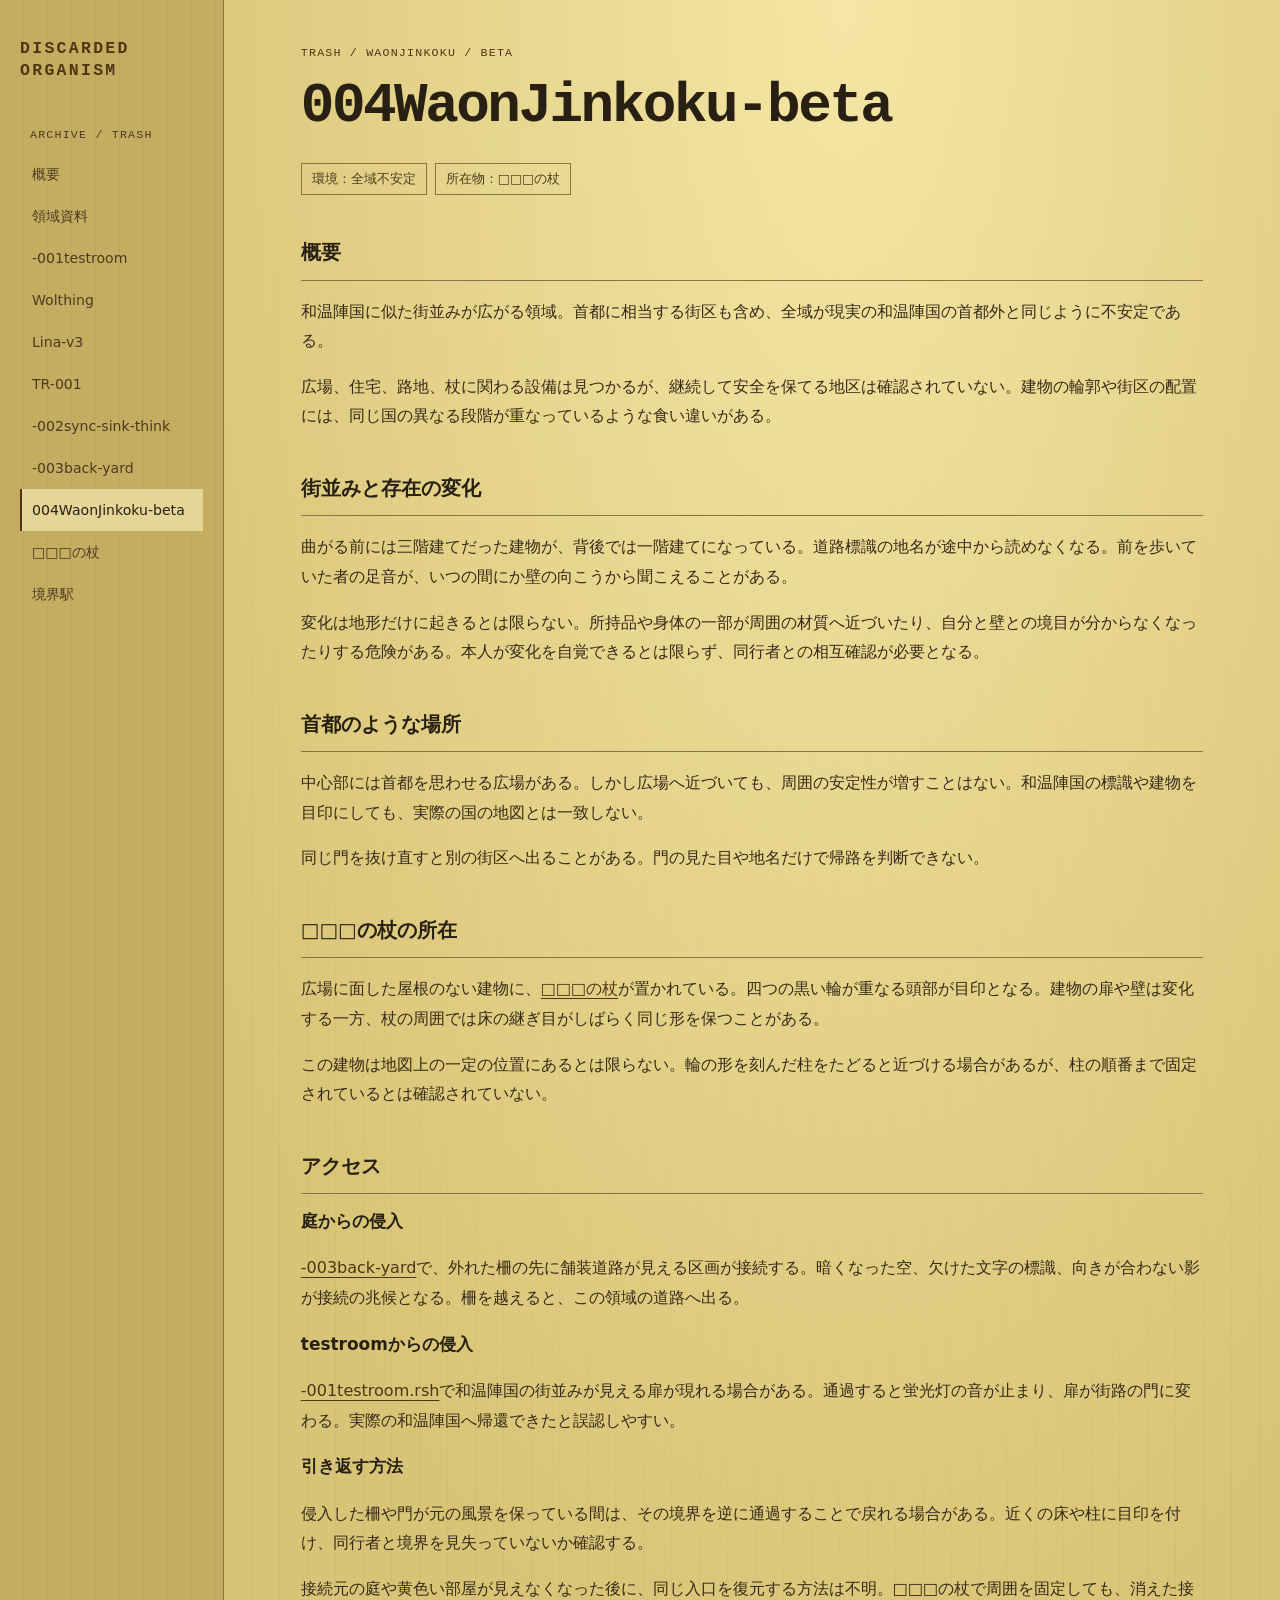
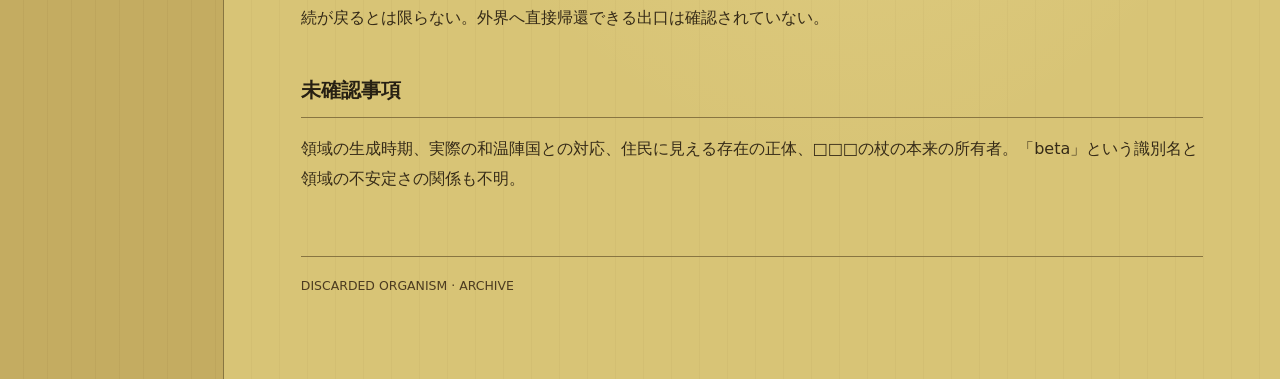
<file: levels/004WaonJinkoku-beta.html>
<!doctype html>
<html lang="ja">
<head>
<meta charset="utf-8">
<meta name="viewport" content="width=device-width,initial-scale=1">
<meta name="description" content="廃棄領域に関する資料アーカイブ">
<title>004WaonJinkoku-beta | Discarded Organism</title>
<link rel="stylesheet" href="../assets/style.css?v=20261123-beta">
</head>
<body class="testroom">
<div class="layout">
<aside>
<a class="brand" href="../index.html">DISCARDED<br>ORGANISM</a>
<div class="nav-label">ARCHIVE / TRASH</div>
<nav>
<a href="../index.html">概要</a>
<a href="../world.html">領域資料</a>
<a href="../levels/-001testroom.html">-001testroom</a>
<a href="../entities/wolthing.html">Wolthing</a>
<a href="../entities/lina-v3.html">Lina-v3</a>
<a href="../records/TR-001.html">TR-001</a>
<a href="../levels/-002sync-sink-think.html">-002sync-sink-think</a>
<a href="../levels/-003back-yard.html">-003back-yard</a>
<a href="../levels/004WaonJinkoku-beta.html" aria-current="page">004WaonJinkoku-beta</a>
<a href="../objects/unnamed-staff.html">□□□の杖</a>
<a href="../levels/boundary-station.html">境界駅</a>
</nav>
</aside>
<main>
<div class="eyebrow">trash / waonjinkoku / beta</div>
<h1>004WaonJinkoku-beta</h1>
<div class="meta"><span>環境：全域不安定</span><span>所在物：□□□の杖</span></div>
<h2>概要</h2>
<p>和温陣国に似た街並みが広がる領域。首都に相当する街区も含め、全域が現実の和温陣国の首都外と同じように不安定である。</p>
<p>広場、住宅、路地、杖に関わる設備は見つかるが、継続して安全を保てる地区は確認されていない。建物の輪郭や街区の配置には、同じ国の異なる段階が重なっているような食い違いがある。</p>
<h2>街並みと存在の変化</h2>
<p>曲がる前には三階建てだった建物が、背後では一階建てになっている。道路標識の地名が途中から読めなくなる。前を歩いていた者の足音が、いつの間にか壁の向こうから聞こえることがある。</p>
<p>変化は地形だけに起きるとは限らない。所持品や身体の一部が周囲の材質へ近づいたり、自分と壁との境目が分からなくなったりする危険がある。本人が変化を自覚できるとは限らず、同行者との相互確認が必要となる。</p>
<h2>首都のような場所</h2>
<p>中心部には首都を思わせる広場がある。しかし広場へ近づいても、周囲の安定性が増すことはない。和温陣国の標識や建物を目印にしても、実際の国の地図とは一致しない。</p>
<p>同じ門を抜け直すと別の街区へ出ることがある。門の見た目や地名だけで帰路を判断できない。</p>
<h2>□□□の杖の所在</h2>
<p>広場に面した屋根のない建物に、<a href="../objects/unnamed-staff.html">□□□の杖</a>が置かれている。四つの黒い輪が重なる頭部が目印となる。建物の扉や壁は変化する一方、杖の周囲では床の継ぎ目がしばらく同じ形を保つことがある。</p>
<p>この建物は地図上の一定の位置にあるとは限らない。輪の形を刻んだ柱をたどると近づける場合があるが、柱の順番まで固定されているとは確認されていない。</p>
<section id="access">
<h2>アクセス</h2>
<h3>庭からの侵入</h3>
<p><a href="-003back-yard.html">-003back-yard</a>で、外れた柵の先に舗装道路が見える区画が接続する。暗くなった空、欠けた文字の標識、向きが合わない影が接続の兆候となる。柵を越えると、この領域の道路へ出る。</p>
<h3>testroomからの侵入</h3>
<p><a href="-001testroom.html">-001testroom.rsh</a>で和温陣国の街並みが見える扉が現れる場合がある。通過すると蛍光灯の音が止まり、扉が街路の門に変わる。実際の和温陣国へ帰還できたと誤認しやすい。</p>
<h3>引き返す方法</h3>
<p>侵入した柵や門が元の風景を保っている間は、その境界を逆に通過することで戻れる場合がある。近くの床や柱に目印を付け、同行者と境界を見失っていないか確認する。</p>
<p>接続元の庭や黄色い部屋が見えなくなった後に、同じ入口を復元する方法は不明。□□□の杖で周囲を固定しても、消えた接続が戻るとは限らない。外界へ直接帰還できる出口は確認されていない。</p>
</section>
<h2>未確認事項</h2>
<p>領域の生成時期、実際の和温陣国との対応、住民に見える存在の正体、□□□の杖の本来の所有者。「beta」という識別名と領域の不安定さの関係も不明。</p>
<footer>DISCARDED ORGANISM · ARCHIVE</footer>
</main>
</div>
</body>
</html>
</file>
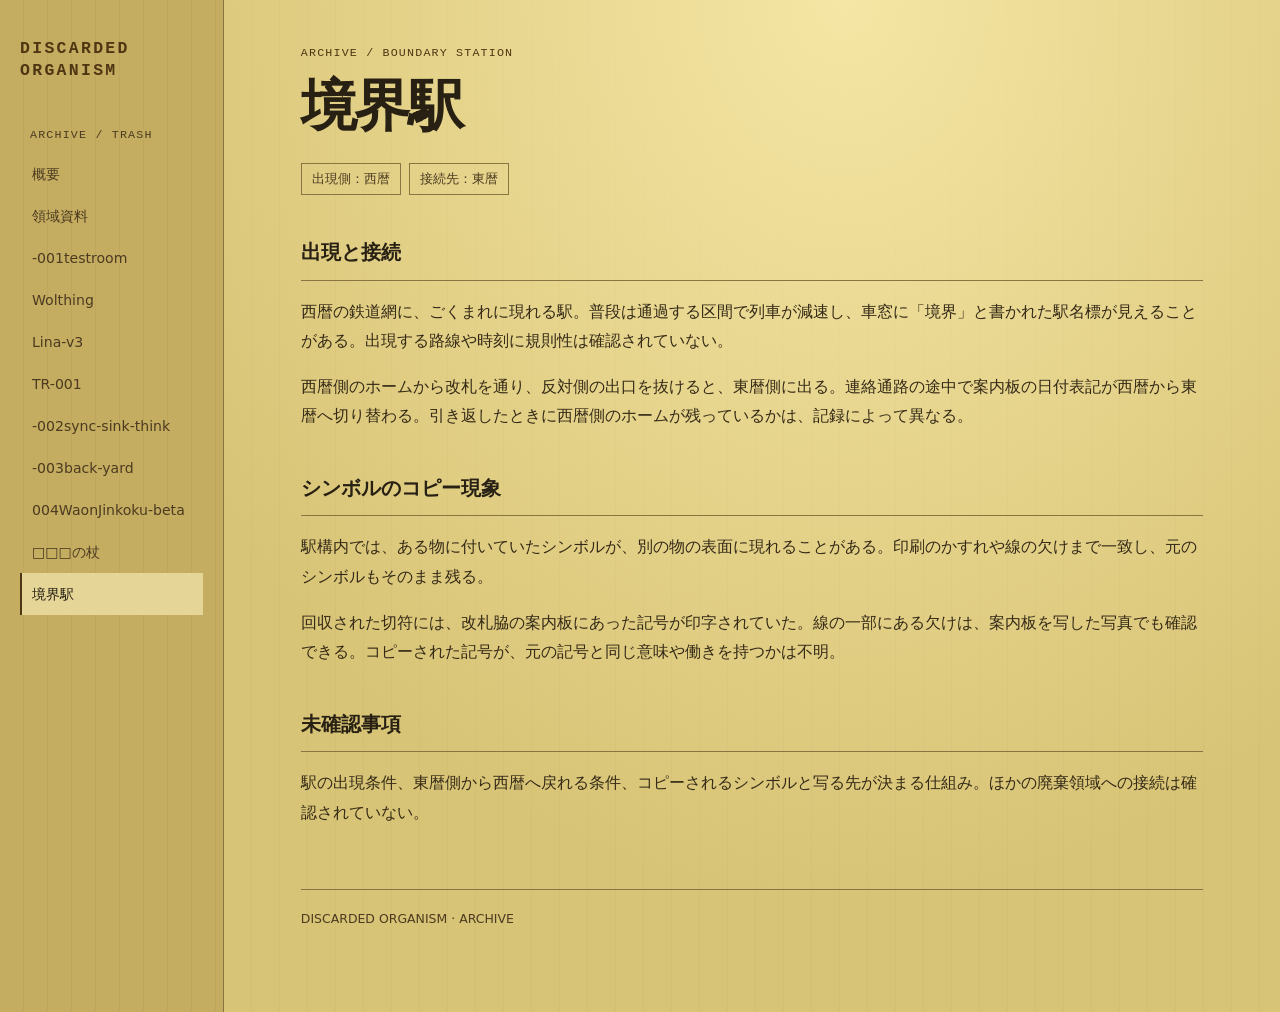
<file: levels/boundary-station.html>
<!doctype html>
<html lang="ja">
<head>
<meta charset="utf-8">
<meta name="viewport" content="width=device-width,initial-scale=1">
<meta name="description" content="廃棄領域に関する資料アーカイブ">
<title>境界駅 | Discarded Organism</title>
<link rel="stylesheet" href="../assets/style.css?v=20261123-beta">
</head>
<body>
<div class="layout">
<aside>
<a class="brand" href="../index.html">DISCARDED<br>ORGANISM</a>
<div class="nav-label">ARCHIVE / TRASH</div>
<nav>
<a href="../index.html">概要</a>
<a href="../world.html">領域資料</a>
<a href="../levels/-001testroom.html">-001testroom</a>
<a href="../entities/wolthing.html">Wolthing</a>
<a href="../entities/lina-v3.html">Lina-v3</a>
<a href="../records/TR-001.html">TR-001</a>
<a href="../levels/-002sync-sink-think.html">-002sync-sink-think</a>
<a href="../levels/-003back-yard.html">-003back-yard</a>
<a href="../levels/004WaonJinkoku-beta.html">004WaonJinkoku-beta</a>
<a href="../objects/unnamed-staff.html">□□□の杖</a>
<a href="../levels/boundary-station.html" aria-current="page">境界駅</a>
</nav>
</aside>
<main>
<div class="eyebrow">archive / boundary station</div>
<h1>境界駅</h1>
<div class="meta"><span>出現側：西暦</span><span>接続先：東暦</span></div>
<h2>出現と接続</h2>
<p>西暦の鉄道網に、ごくまれに現れる駅。普段は通過する区間で列車が減速し、車窓に「境界」と書かれた駅名標が見えることがある。出現する路線や時刻に規則性は確認されていない。</p>
<p>西暦側のホームから改札を通り、反対側の出口を抜けると、東暦側に出る。連絡通路の途中で案内板の日付表記が西暦から東暦へ切り替わる。引き返したときに西暦側のホームが残っているかは、記録によって異なる。</p>
<h2>シンボルのコピー現象</h2>
<p>駅構内では、ある物に付いていたシンボルが、別の物の表面に現れることがある。印刷のかすれや線の欠けまで一致し、元のシンボルもそのまま残る。</p>
<p>回収された切符には、改札脇の案内板にあった記号が印字されていた。線の一部にある欠けは、案内板を写した写真でも確認できる。コピーされた記号が、元の記号と同じ意味や働きを持つかは不明。</p>
<h2>未確認事項</h2>
<p>駅の出現条件、東暦側から西暦へ戻れる条件、コピーされるシンボルと写る先が決まる仕組み。ほかの廃棄領域への接続は確認されていない。</p>
<footer>DISCARDED ORGANISM · ARCHIVE</footer>
</main>
</div>
</body>
</html>
</file>
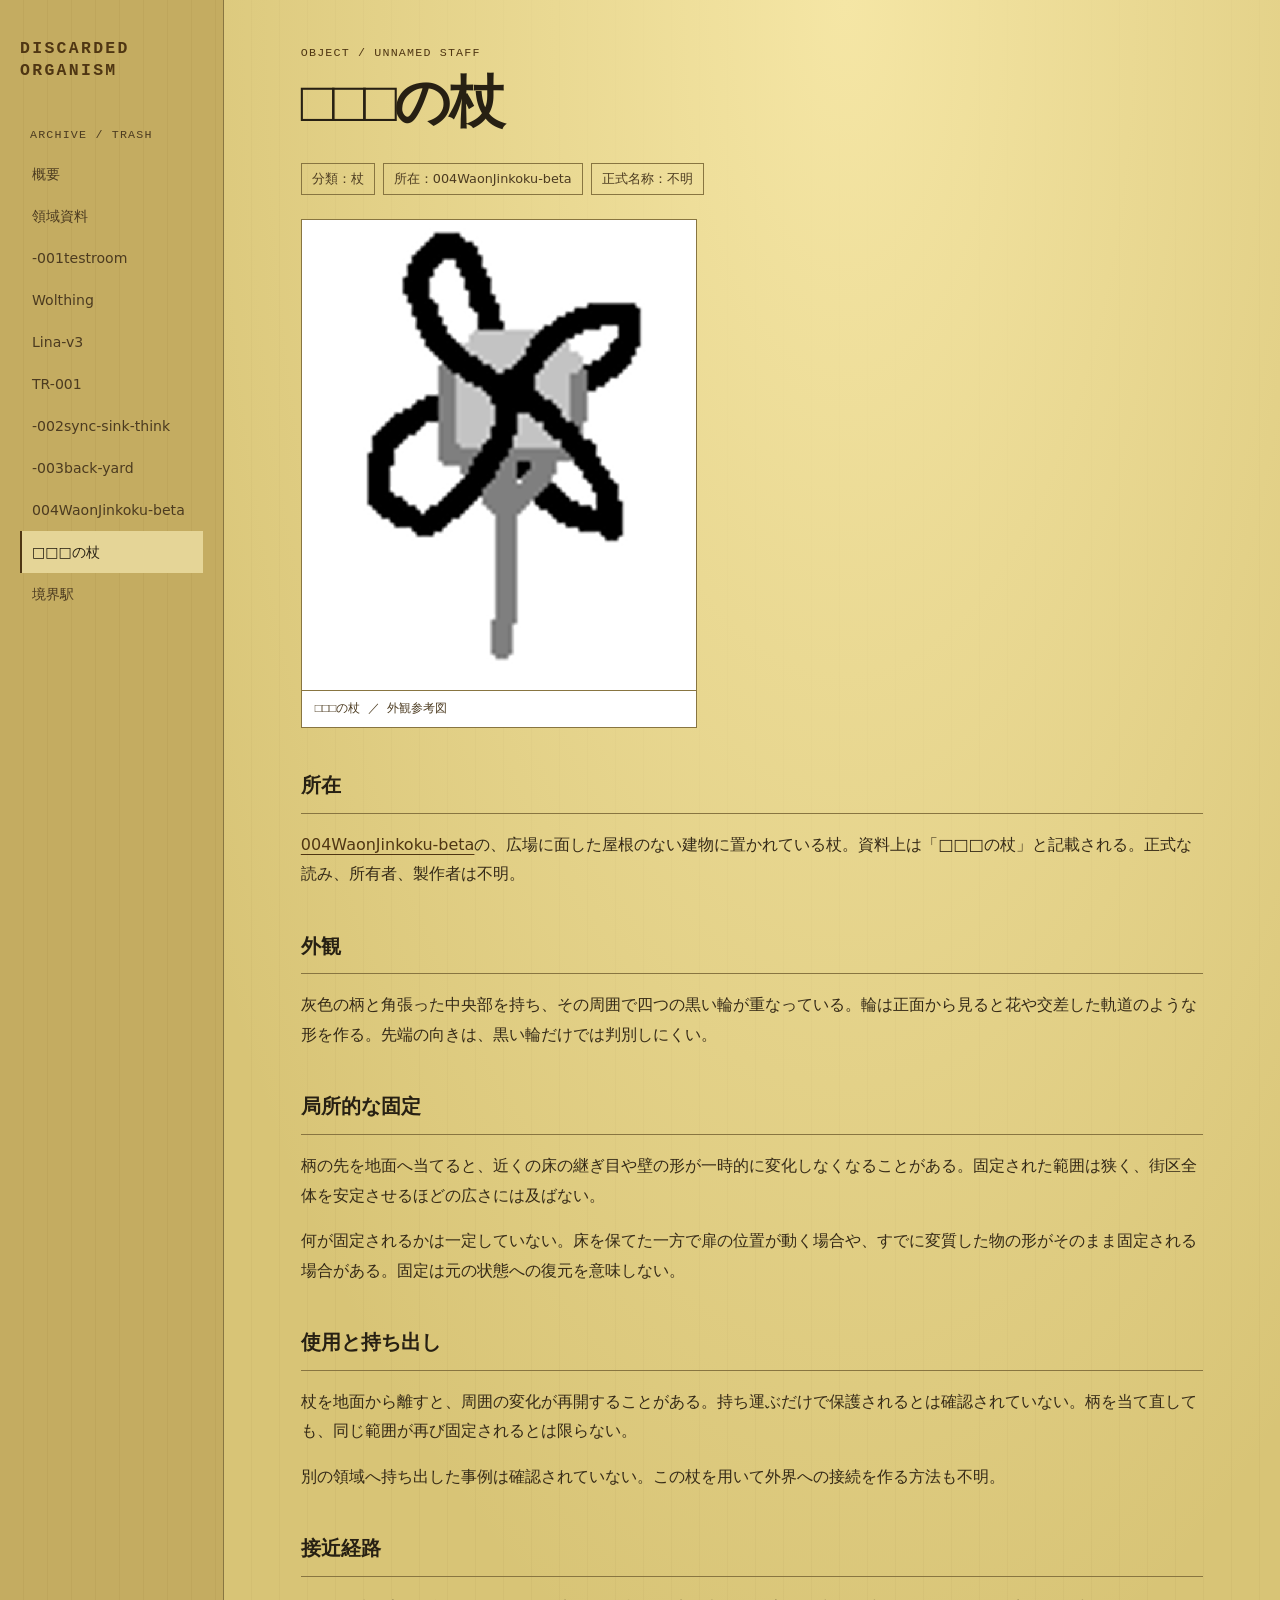
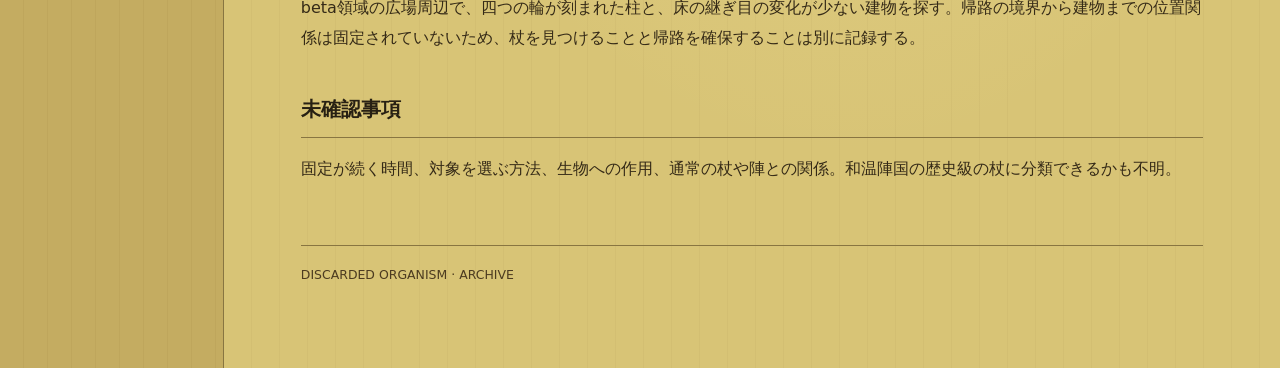
<file: objects/unnamed-staff.html>
<!doctype html>
<html lang="ja">
<head>
<meta charset="utf-8">
<meta name="viewport" content="width=device-width,initial-scale=1">
<meta name="description" content="廃棄領域に関する資料アーカイブ">
<title>□□□の杖 | Discarded Organism</title>
<link rel="stylesheet" href="../assets/style.css?v=20261123-beta">
</head>
<body class="testroom">
<div class="layout">
<aside>
<a class="brand" href="../index.html">DISCARDED<br>ORGANISM</a>
<div class="nav-label">ARCHIVE / TRASH</div>
<nav>
<a href="../index.html">概要</a>
<a href="../world.html">領域資料</a>
<a href="../levels/-001testroom.html">-001testroom</a>
<a href="../entities/wolthing.html">Wolthing</a>
<a href="../entities/lina-v3.html">Lina-v3</a>
<a href="../records/TR-001.html">TR-001</a>
<a href="../levels/-002sync-sink-think.html">-002sync-sink-think</a>
<a href="../levels/-003back-yard.html">-003back-yard</a>
<a href="../levels/004WaonJinkoku-beta.html">004WaonJinkoku-beta</a>
<a href="../objects/unnamed-staff.html" aria-current="page">□□□の杖</a>
<a href="../levels/boundary-station.html">境界駅</a>
</nav>
</aside>
<main>
<div class="eyebrow">object / unnamed staff</div>
<h1>□□□の杖</h1>
<div class="meta"><span>分類：杖</span><span>所在：004WaonJinkoku-beta</span><span>正式名称：不明</span></div>
<figure class="room-photo portrait staff-art">
<img src="../assets/unnamed-staff.webp" width="657" height="784" alt="灰色の柄と角張った中央部に、四つの黒い輪が重なる□□□の杖">
<figcaption>□□□の杖 ／ 外観参考図</figcaption>
</figure>
<h2>所在</h2>
<p><a href="../levels/004WaonJinkoku-beta.html">004WaonJinkoku-beta</a>の、広場に面した屋根のない建物に置かれている杖。資料上は「□□□の杖」と記載される。正式な読み、所有者、製作者は不明。</p>
<h2>外観</h2>
<p>灰色の柄と角張った中央部を持ち、その周囲で四つの黒い輪が重なっている。輪は正面から見ると花や交差した軌道のような形を作る。先端の向きは、黒い輪だけでは判別しにくい。</p>
<h2>局所的な固定</h2>
<p>柄の先を地面へ当てると、近くの床の継ぎ目や壁の形が一時的に変化しなくなることがある。固定された範囲は狭く、街区全体を安定させるほどの広さには及ばない。</p>
<p>何が固定されるかは一定していない。床を保てた一方で扉の位置が動く場合や、すでに変質した物の形がそのまま固定される場合がある。固定は元の状態への復元を意味しない。</p>
<h2>使用と持ち出し</h2>
<p>杖を地面から離すと、周囲の変化が再開することがある。持ち運ぶだけで保護されるとは確認されていない。柄を当て直しても、同じ範囲が再び固定されるとは限らない。</p>
<p>別の領域へ持ち出した事例は確認されていない。この杖を用いて外界への接続を作る方法も不明。</p>
<h2>接近経路</h2>
<p>beta領域の広場周辺で、四つの輪が刻まれた柱と、床の継ぎ目の変化が少ない建物を探す。帰路の境界から建物までの位置関係は固定されていないため、杖を見つけることと帰路を確保することは別に記録する。</p>
<h2>未確認事項</h2>
<p>固定が続く時間、対象を選ぶ方法、生物への作用、通常の杖や陣との関係。和温陣国の歴史級の杖に分類できるかも不明。</p>
<footer>DISCARDED ORGANISM · ARCHIVE</footer>
</main>
</div>
</body>
</html>
</file>
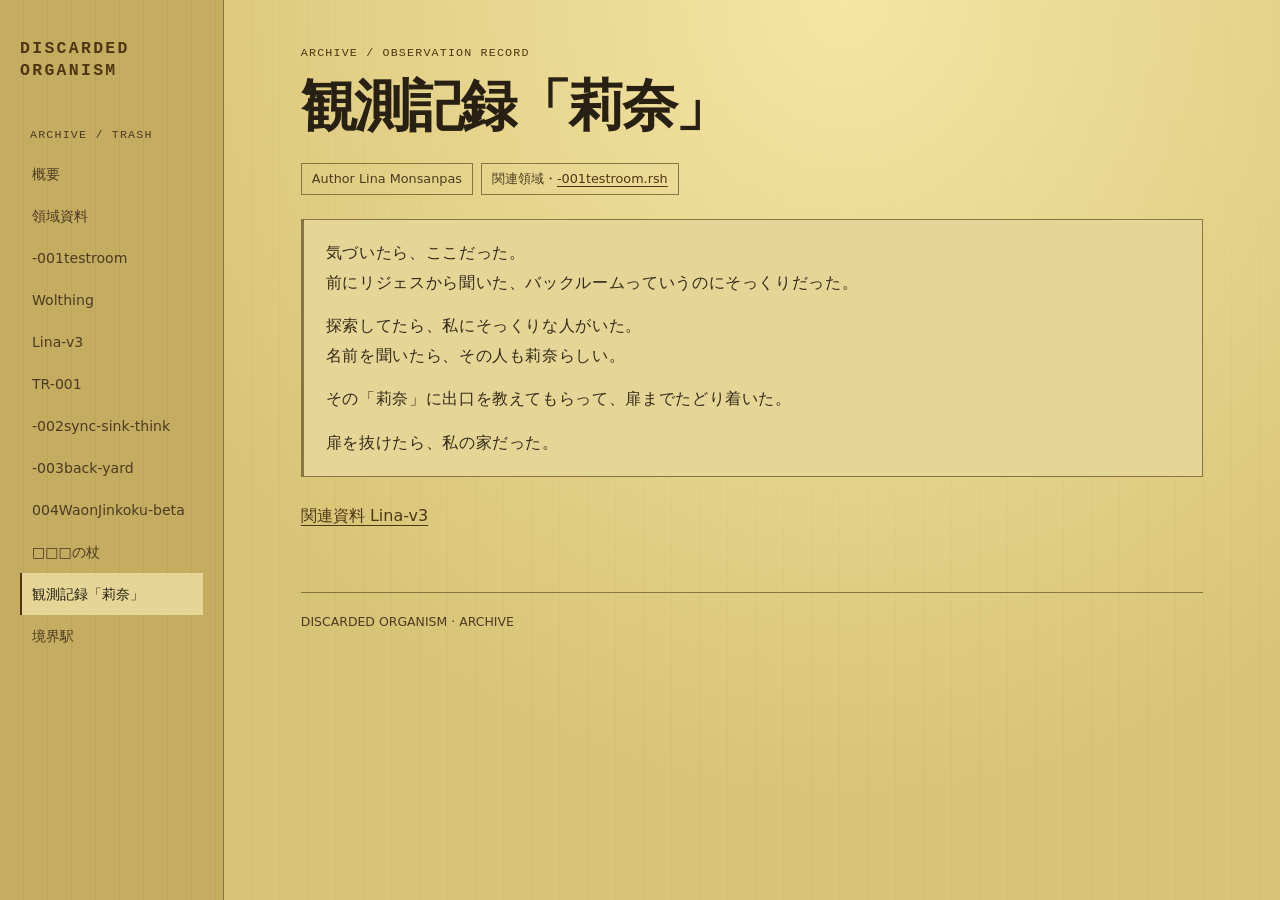
<file: records/lina.html>
<!doctype html><html lang="ja"><head><meta charset="utf-8"><meta name="viewport" content="width=device-width,initial-scale=1"><meta name="description" content="廃棄領域に関する資料アーカイブ"><title>観測記録「莉奈」 | Discarded Organism</title><link rel="stylesheet" href="../assets/style.css?v=20261123-beta"></head><body><div class="layout"><aside><a class="brand" href="../index.html">DISCARDED<br>ORGANISM</a><div class="nav-label">ARCHIVE / TRASH</div><nav><a href="../index.html">概要</a><a href="../world.html">領域資料</a><a href="../levels/-001testroom.html">-001testroom</a><a href="../entities/wolthing.html">Wolthing</a>
<a href="../entities/lina-v3.html">Lina-v3</a><a href="../records/TR-001.html">TR-001</a><a href="../levels/-002sync-sink-think.html">-002sync-sink-think</a>
<a href="../levels/-003back-yard.html">-003back-yard</a>
<a href="../levels/004WaonJinkoku-beta.html">004WaonJinkoku-beta</a>
<a href="../objects/unnamed-staff.html">□□□の杖</a>
<a href="lina.html" aria-current="page">観測記録「莉奈」</a>
<a href="../levels/boundary-station.html">境界駅</a>
</nav></aside><main><div class="eyebrow">archive / observation record</div><h1>観測記録「莉奈」</h1>
<div class="meta"><span lang="en">Author Lina Monsanpas</span><span>関連領域・<a href="../levels/-001testroom.html">-001testroom.rsh</a></span></div>
<div class="transcript">
<p>気づいたら、ここだった。<br>
前にリジェスから聞いた、バックルームっていうのにそっくりだった。</p>
<p>探索してたら、私にそっくりな人がいた。<br>
名前を聞いたら、その人も莉奈らしい。</p>
<p>その「莉奈」に出口を教えてもらって、扉までたどり着いた。</p>
<p>扉を抜けたら、私の家だった。</p>
</div>
<p><a href="../entities/lina-v3.html">関連資料 Lina-v3</a></p>
<footer>DISCARDED ORGANISM · ARCHIVE</footer></main></div></body></html>
</file>
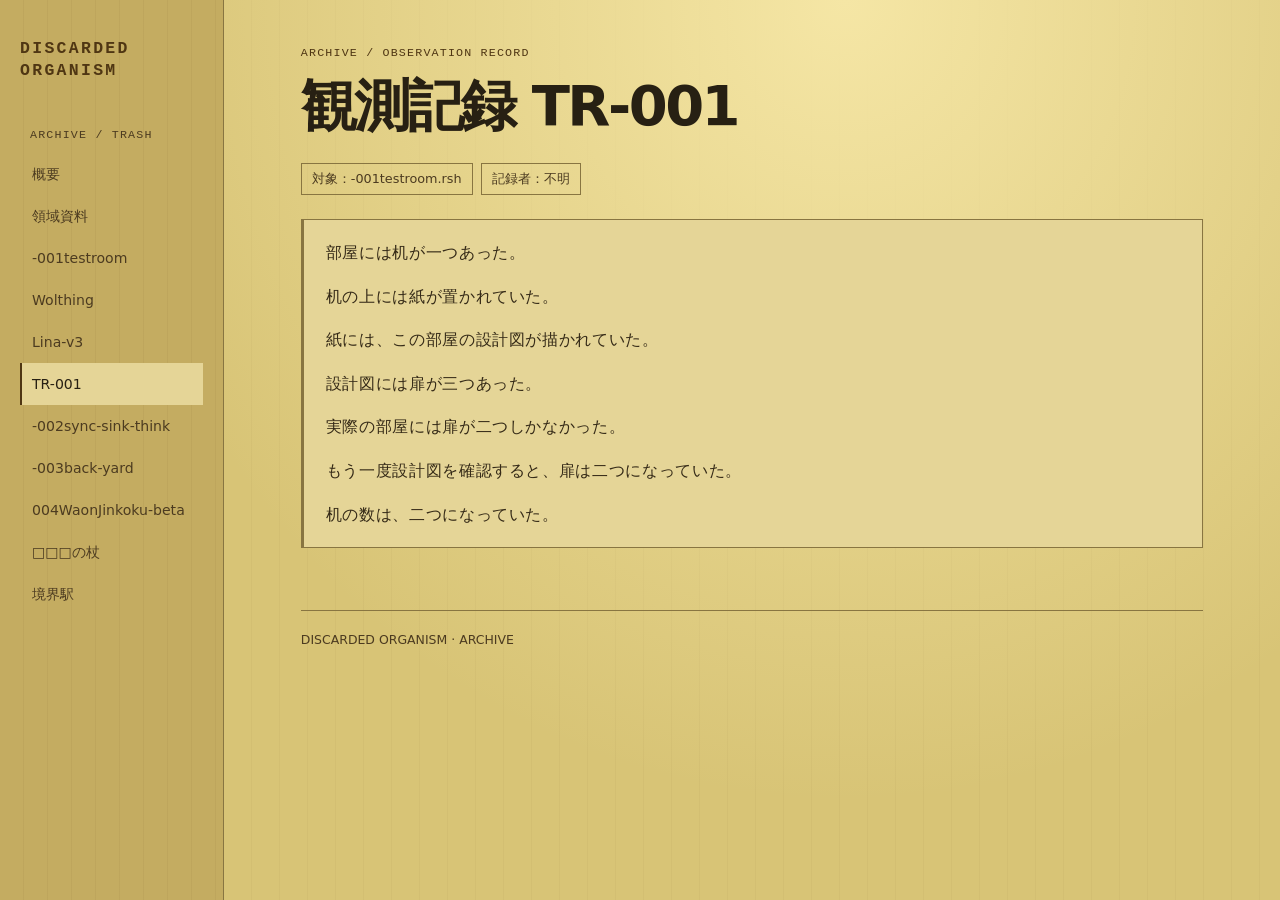
<file: records/TR-001.html>
<!doctype html><html lang="ja"><head><meta charset="utf-8"><meta name="viewport" content="width=device-width,initial-scale=1"><meta name="description" content="廃棄領域に関する資料アーカイブ"><title>観測記録 TR-001 | Discarded Organism</title><link rel="stylesheet" href="../assets/style.css?v=20261123-beta"></head><body><div class="layout"><aside><a class="brand" href="../index.html">DISCARDED<br>ORGANISM</a><div class="nav-label">ARCHIVE / TRASH</div><nav><a href="../index.html">概要</a><a href="../world.html">領域資料</a><a href="../levels/-001testroom.html">-001testroom</a><a href="../entities/wolthing.html">Wolthing</a>
<a href="../entities/lina-v3.html">Lina-v3</a><a href="../records/TR-001.html" aria-current="page">TR-001</a><a href="../levels/-002sync-sink-think.html">-002sync-sink-think</a>
<a href="../levels/-003back-yard.html">-003back-yard</a>
<a href="../levels/004WaonJinkoku-beta.html">004WaonJinkoku-beta</a>
<a href="../objects/unnamed-staff.html">□□□の杖</a>
<a href="../levels/boundary-station.html">境界駅</a>
</nav></aside><main><div class="eyebrow">archive / observation record</div><h1>観測記録 TR-001</h1><div class="meta"><span>対象：-001testroom.rsh</span><span>記録者：不明</span></div><div class="transcript"><p>部屋には机が一つあった。</p><p>机の上には紙が置かれていた。</p><p>紙には、この部屋の設計図が描かれていた。</p><p>設計図には扉が三つあった。</p><p>実際の部屋には扉が二つしかなかった。</p><p>もう一度設計図を確認すると、扉は二つになっていた。</p><p>机の数は、二つになっていた。</p></div><footer>DISCARDED ORGANISM · ARCHIVE</footer></main></div></body></html>
</file>
<file: assets/style.css>
:root {
  color-scheme: light;
  --bg: #d8c476;
  --sidebar: #c4ac61;
  --panel: #e5d597;
  --line: #887541;
  --text: #272013;
  --body-text: #352a17;
  --muted: #4c3b20;
  --accent: #4f3613;
  --mono: ui-monospace, "Courier New", monospace;
}

* { box-sizing: border-box; }

body {
  margin: 0;
  color: var(--text);
  background:
    radial-gradient(ellipse at 66% 0%, #f5e6a5 0%, transparent 63%),
    repeating-linear-gradient(90deg, transparent 0 27px, #7657260d 27px 28px),
    var(--bg);
  font: 16px/1.85 system-ui, -apple-system, "Hiragino Kaku Gothic ProN", "Noto Sans JP", sans-serif;
}

a { color: var(--accent); text-underline-offset: .22em; }
a:focus-visible { outline: 2px solid var(--accent); outline-offset: 4px; }

.layout {
  display: grid;
  grid-template-columns: 224px minmax(0, 1fr);
  min-height: 100vh;
}

aside {
  padding: 38px 20px;
  border-right: 1px solid var(--line);
  background: repeating-linear-gradient(90deg, transparent 0 23px, #77562414 23px 24px), var(--sidebar);
}

.brand {
  display: block;
  margin-bottom: 44px;
  color: var(--accent);
  font: 700 1.03rem/1.35 var(--mono);
  letter-spacing: .14em;
  text-decoration: none;
}

.nav-label, .eyebrow, .card small, .tag {
  color: var(--accent);
  font: .73rem/1.4 var(--mono);
  letter-spacing: .1em;
}

.nav-label {
  margin: 0 0 10px 10px;
  color: var(--muted);
}

nav a {
  display: block;
  padding: 8px 10px;
  border-left: 2px solid transparent;
  color: var(--muted);
  font-size: .88rem;
  text-decoration: none;
}

nav a:hover, nav a[aria-current="page"] {
  border-left-color: var(--accent);
  background: var(--panel);
  color: var(--text);
}

main {
  width: 100%;
  max-width: 1120px;
  padding: clamp(24px, 5vh, 56px) clamp(24px, 6vw, 88px) 82px;
  margin-inline: auto;
}

.eyebrow { text-transform: uppercase; }

h1 {
  margin: 12px 0 24px;
  font-size: clamp(2rem, 5vw, 3.5rem);
  letter-spacing: -.045em;
  line-height: 1.18;
  overflow-wrap: anywhere;
}

.home h1 { font-size: clamp(2.6rem, 6vw, 4.6rem); }
.testroom h1 { font-family: var(--mono); }

h2 {
  margin: 40px 0 12px;
  padding-bottom: 8px;
  border-bottom: 1px solid var(--line);
  font-size: 1.23rem;
}

h3 { margin: 6px 0; font-size: 1.06rem; }
p, li, dd { color: var(--body-text); }
ul { padding-left: 1.4rem; }

.photo-link { display: block; text-decoration: none; }

.room-photo {
  margin: 24px 0 26px;
  overflow: hidden;
  border: 1px solid var(--line);
  background: var(--panel);
}

.room-photo img {
  display: block;
  width: 100%;
  height: auto;
  aspect-ratio: 16 / 9;
  max-height: 48vh;
  max-height: 48svh;
  object-fit: cover;
}

.room-photo figcaption {
  padding: 9px 13px;
  border-top: 1px solid var(--line);
  color: var(--muted);
  font: .75rem/1.5 var(--mono);
}

.photo-link:hover .room-photo { border-color: var(--accent); }
.photo-link:hover figcaption { color: var(--accent); }
/* A 3:2 image at 78% of the viewport width in height units is 52% of its height. */
.testroom .room-photo {
  max-width: min(48rem, 78vh);
  max-width: min(48rem, 78svh);
}

.testroom .room-photo img {
  aspect-ratio: auto;
  max-height: none;
}

.room-photo.portrait {
  max-width: min(26rem, 44vh);
  max-width: min(26rem, 44svh);
}

.room-photo.portrait img {
  aspect-ratio: auto;
  max-height: none;
}

.notice, .transcript {
  margin: 24px 0;
  padding: 18px 22px;
  border: 1px solid var(--line);
  border-left: 3px solid var(--line);
  background: var(--panel);
}

.notice p { margin: 6px 0; }
.transcript { font-family: serif; letter-spacing: .04em; }
.transcript p { margin: 0 0 14px; }
.transcript p:last-child { margin-bottom: 0; }

.cards {
  display: grid;
  grid-template-columns: repeat(2, minmax(0, 1fr));
  gap: 12px;
}

.card {
  display: block;
  padding: 18px 20px;
  border: 1px solid var(--line);
  background: var(--panel);
  color: var(--text);
  text-decoration: none;
}

.card:hover { border-color: var(--accent); }
.card p { margin: 0; font-size: .88rem; }

.tag {
  display: inline-block;
  padding: 3px 7px;
  border: 1px solid var(--line);
  background: var(--panel);
  vertical-align: middle;
}

.meta { display: flex; flex-wrap: wrap; gap: 8px; }
.meta span {
  padding: 3px 10px;
  border: 1px solid var(--line);
  color: var(--muted);
  font-size: .8rem;
}

dt { margin-top: 14px; font-weight: bold; }
dd { margin: 0; }
code { color: var(--accent); font: .9em var(--mono); overflow-wrap: anywhere; }

footer {
  margin-top: 62px;
  padding-top: 17px;
  border-top: 1px solid var(--line);
  color: var(--muted);
  font-size: .78rem;
}

@media (max-width: 750px) {
  .layout { display: block; }
  aside { padding: 16px 18px; border-right: 0; border-bottom: 1px solid var(--line); }
  .brand { margin-bottom: 12px; }
  .nav-label { display: none; }
  nav { display: flex; flex-wrap: wrap; gap: 3px; }
  nav a { padding: 4px 7px; }
  main { padding: 32px 18px 56px; }
}

@media (max-width: 460px) {
  .cards { grid-template-columns: 1fr; }
  .home .room-photo img { aspect-ratio: 4 / 3; }
}

.staff-art { background: #fff; }
.staff-art img { image-rendering: pixelated; }
</file>
